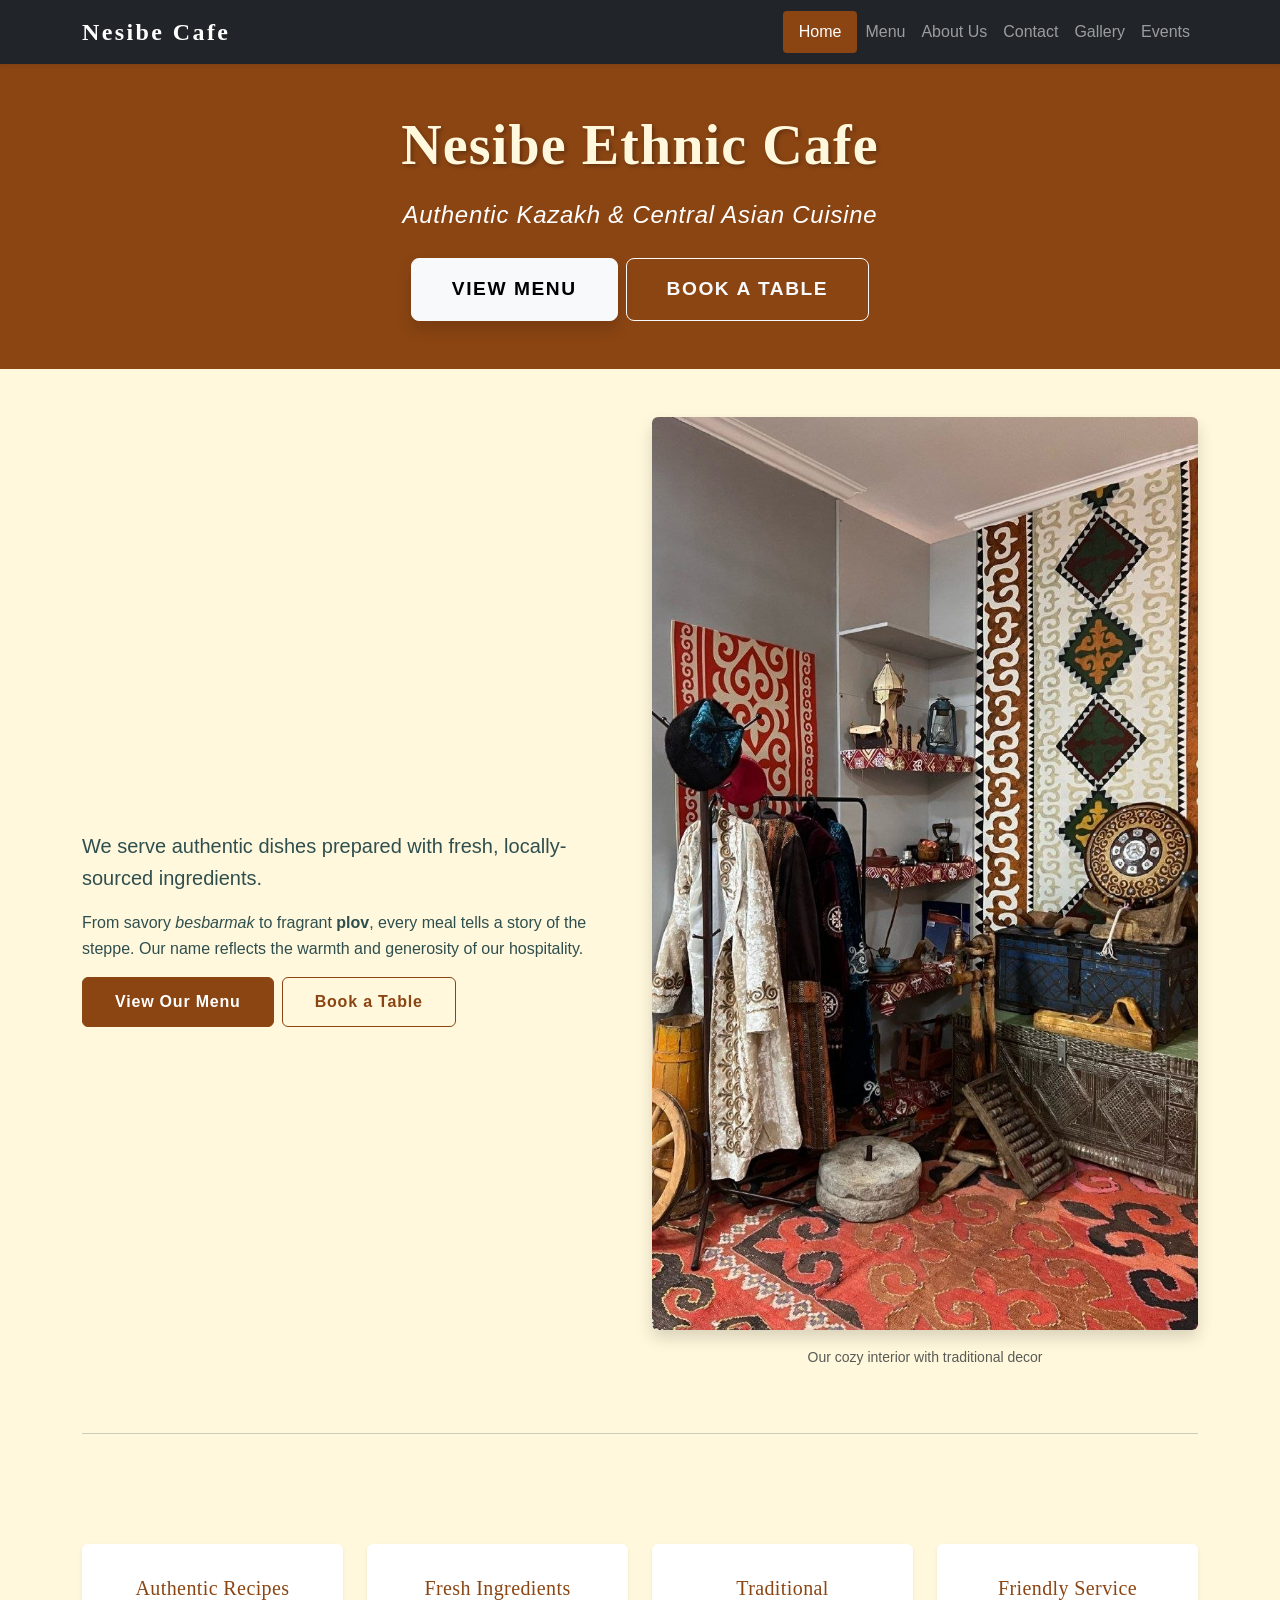
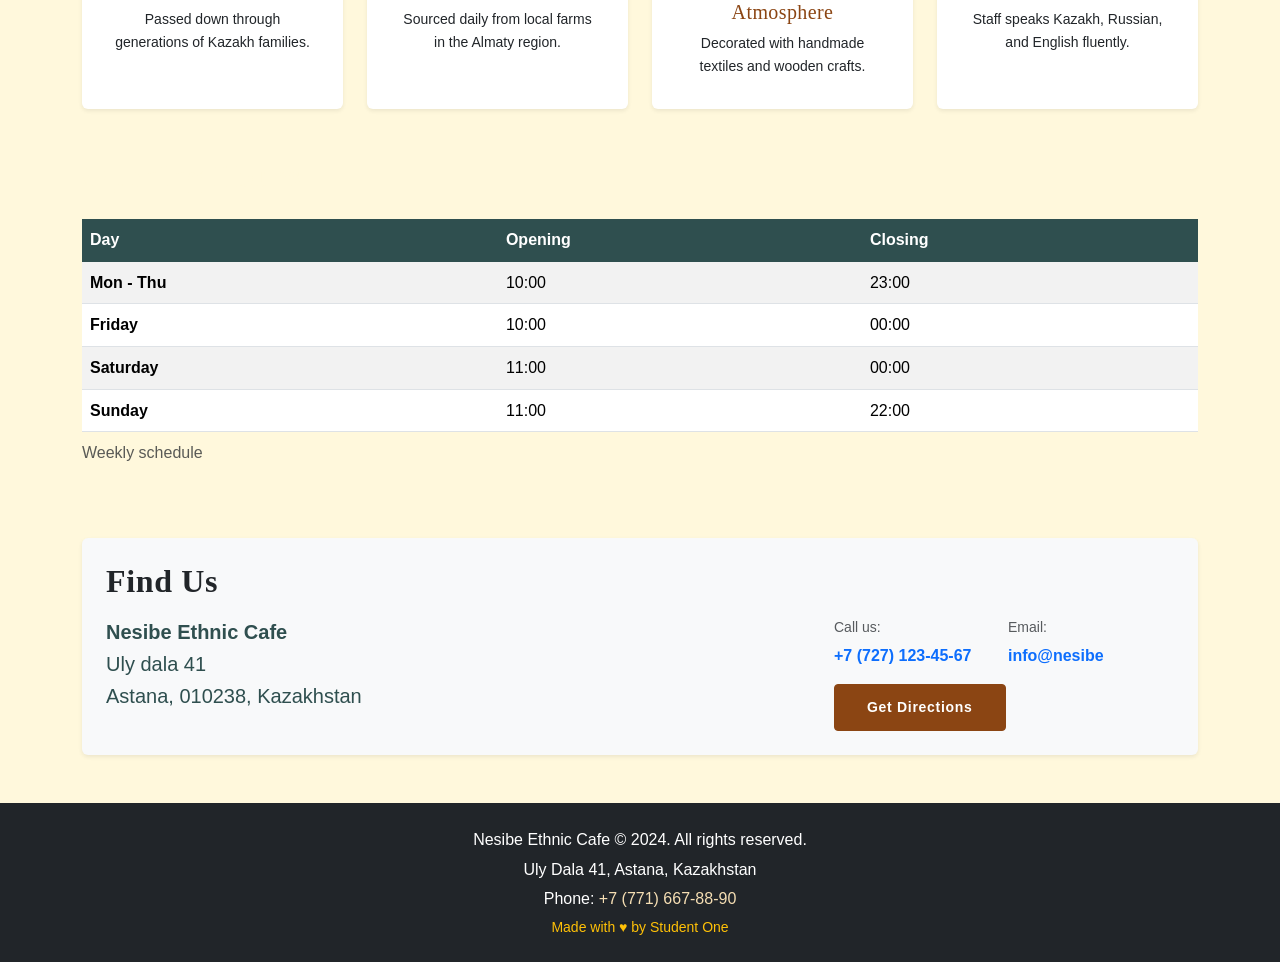
<file: index.html>
<!DOCTYPE html>
<html lang="en">
<head>
  <meta charset="UTF-8">
  <meta name="viewport" content="width=device-width, initial-scale=1.0">
  <meta name="description" content="Nesibe Ethnic Cafe - authentic Kazakh and Central Asian cuisine in Almaty.">
  <meta name="author" content="Student One">
  <title>Nesibe Ethnic Cafe - Home</title>
  <!-- Bootstrap 5.3.3 CSS via CDN -->
  <link href="https://cdn.jsdelivr.net/npm/bootstrap@5.3.3/dist/css/bootstrap.min.css" rel="stylesheet">
  <!-- Custom CSS loaded AFTER Bootstrap to override brand colors -->
  <link rel="stylesheet" href="css/base.css">
</head>
<body>

<!-- NAVBAR: Logo + links. On lg+ screens menu is always visible.
     On smaller screens menu is hidden (collapse class) — JS will be added later to make toggler work. -->
<nav class="navbar navbar-expand-lg navbar-dark bg-dark sticky-top shadow-sm">
  <div class="container">
    <a class="navbar-brand" href="index.html">Nesibe Cafe</a>
    <button class="navbar-toggler" type="button" data-bs-toggle="collapse" data-bs-target="#mainNav" aria-controls="mainNav" aria-expanded="false" aria-label="Toggle navigation">
      <span class="navbar-toggler-icon"></span>
    </button>
    <div class="collapse navbar-collapse" id="mainNav">
      <ul class="navbar-nav ms-auto mb-2 mb-lg-0">
        <li class="nav-item"><a class="nav-link active" href="index.html">Home</a></li>
        <li class="nav-item"><a class="nav-link" href="menu.html">Menu</a></li>
        <li class="nav-item"><a class="nav-link" href="about.html">About Us</a></li>
        <li class="nav-item"><a class="nav-link" href="contact.html">Contact</a></li>
        <li class="nav-item"><a class="nav-link" href="gallery.html">Gallery</a></li>
        <li class="nav-item"><a class="nav-link" href="events.html">Events</a></li>
      </ul>
    </div>
  </div>
</nav>

<!-- COMMENT: Using container-fluid here because the header background must span
     the full width of the screen (100%) on all devices. A regular .container
     would leave white margins on the sides. The nested .container inside keeps
     the text centered and readable. -->
<header class="container-fluid bg-primary text-white py-5 text-center">
  <div class="container">
    <h1 class="display-4 fw-bold">Nesibe Ethnic Cafe</h1>
    <p class="lead mb-0">Authentic Kazakh &amp; Central Asian Cuisine</p>
    <div class="d-flex gap-2 justify-content-center flex-wrap mt-4">
      <a href="menu.html" class="btn btn-light btn-lg shadow">View Menu</a>
      <a href="contact.html#booking-form" class="btn btn-outline-light btn-lg">Book a Table</a>
    </div>
  </div>
</header>

<main class="container my-5">

  <!-- WELCOME SECTION -->
  <section class="row align-items-center mb-5" id="welcome-section">
    <div class="col-12 col-lg-6 mb-4 mb-lg-0">
      <h2 class="display-6">Welcome to Nesibe</h2>
      <p class="lead">We serve authentic dishes prepared with fresh, locally-sourced ingredients.</p>
      <p>From savory <em>besbarmak</em> to fragrant <strong>plov</strong>, every meal tells a story of the steppe. Our name reflects the warmth and generosity of our hospitality.</p>
      <div class="d-flex gap-2 flex-wrap">
        <a href="menu.html" class="btn btn-primary">View Our Menu</a>
        <a href="contact.html#booking-form" class="btn btn-outline-primary">Book a Table</a>
      </div>
    </div>
    <div class="col-12 col-lg-6 d-none d-md-block">
      <figure class="figure w-100">
        <img src="images/cafe-interior.jpg" class="figure-img img-fluid rounded shadow" alt="Interior of Nesibe Ethnic Cafe with traditional Kazakh decor">
        <figcaption class="figure-caption text-muted text-center mt-2">Our cozy interior with traditional decor</figcaption>
      </figure>
    </div>
  </section>

  <hr class="my-5">

  <!-- HIGHLIGHTS: 3 breakpoints -->
  <section class="mb-5" id="highlights-section">
    <h2 class="text-center mb-4">Why Choose Nesibe?</h2>
    <div class="row g-4">
      <div class="col-12 col-md-6 col-lg-3">
        <div class="card h-100 shadow-sm border-0 text-center p-3">
          <div class="card-body">
            <h3 class="h5 card-title text-primary">Authentic Recipes</h3>
            <p class="card-text small">Passed down through generations of Kazakh families.</p>
          </div>
        </div>
      </div>
      <div class="col-12 col-md-6 col-lg-3">
        <div class="card h-100 shadow-sm border-0 text-center p-3">
          <div class="card-body">
            <h3 class="h5 card-title text-primary">Fresh Ingredients</h3>
            <p class="card-text small">Sourced daily from local farms in the Almaty region.</p>
          </div>
        </div>
      </div>
      <div class="col-12 col-md-6 col-lg-3">
        <div class="card h-100 shadow-sm border-0 text-center p-3">
          <div class="card-body">
            <h3 class="h5 card-title text-primary">Traditional Atmosphere</h3>
            <p class="card-text small">Decorated with handmade textiles and wooden crafts.</p>
          </div>
        </div>
      </div>
      <div class="col-12 col-md-6 col-lg-3">
        <div class="card h-100 shadow-sm border-0 text-center p-3">
          <div class="card-body">
            <h3 class="h5 card-title text-primary">Friendly Service</h3>
            <p class="card-text small">Staff speaks Kazakh, Russian, and English fluently.</p>
          </div>
        </div>
      </div>
    </div>
  </section>

  <!-- OPENING HOURS -->
  <section class="mb-5" id="hours-section">
    <h2 class="mb-4">Opening Hours</h2>
    <div class="table-responsive">
      <table class="table table-striped table-hover align-middle">
        <caption class="text-muted">Weekly schedule</caption>
        <thead>
        <tr>
          <th scope="col">Day</th>
          <th scope="col">Opening</th>
          <th scope="col">Closing</th>
        </tr>
        </thead>
        <tbody>
        <tr><th scope="row">Mon - Thu</th><td>10:00</td><td>23:00</td></tr>
        <tr><th scope="row">Friday</th><td>10:00</td><td>00:00</td></tr>
        <tr><th scope="row">Saturday</th><td>11:00</td><td>00:00</td></tr>
        <tr><th scope="row">Sunday</th><td>11:00</td><td>22:00</td></tr>
        </tbody>
      </table>
    </div>
  </section>

  <!-- LOCATION: NESTED ROW inside a column -->
  <section class="bg-light p-4 rounded shadow-sm" id="location-section">
    <h2 class="mb-3 text-dark">Find Us</h2>
    <div class="row">
      <div class="col-12 col-md-8">
        <address class="mb-0 fs-5">
          <strong>Nesibe Ethnic Cafe</strong><br>
          Uly dala 41<br>
          Astana, 010238, Kazakhstan
        </address>
      </div>
      <!-- Nested row inside column -->
      <div class="col-12 col-md-4 mt-3 mt-md-0">
        <div class="row g-2">
          <div class="col-6">
            <p class="mb-1 small text-muted">Call us:</p>
            <a href="tel:+77271234567" class="fw-bold text-decoration-none">+7 (727) 123-45-67</a>
          </div>
          <div class="col-6">
            <p class="mb-1 small text-muted">Email:</p>
            <a href="mailto:info@nesibe-cafe.kz" class="fw-bold text-decoration-none">info@nesibe</a>
          </div>
        </div>
        <a href="contact.html" class="btn btn-primary btn-sm mt-3">Get Directions</a>
      </div>
    </div>
  </section>

  <!-- Empty containers for future JS functionality -->
  <div id="booking-confirmation" class="hidden" role="status" aria-live="polite"></div>
  <div id="error-message" class="hidden" role="alert" aria-live="assertive"></div>

</main>

<!-- FOOTER: container-fluid for full-width dark background -->
<footer class="container-fluid py-4 mt-5 bg-dark text-white">
  <div class="container text-center">
    <p class="mb-1">Nesibe Ethnic Cafe &copy; 2024. All rights reserved.</p>
    <p class="mb-1">Uly Dala 41, Astana, Kazakhstan</p>
    <p class="mb-1">Phone: <a href="tel:+77716678890">+7 (771) 667-88-90</a></p>
    <p class="small text-warning mb-0">Made with &hearts; by Student One</p>
  </div>
</footer>

<!-- NO JavaScript bundle: JS is not allowed until after midterm freeze.
     Navbar toggler and interactive components will be activated via JS in later assignments. -->

</body>
</html>
</file>
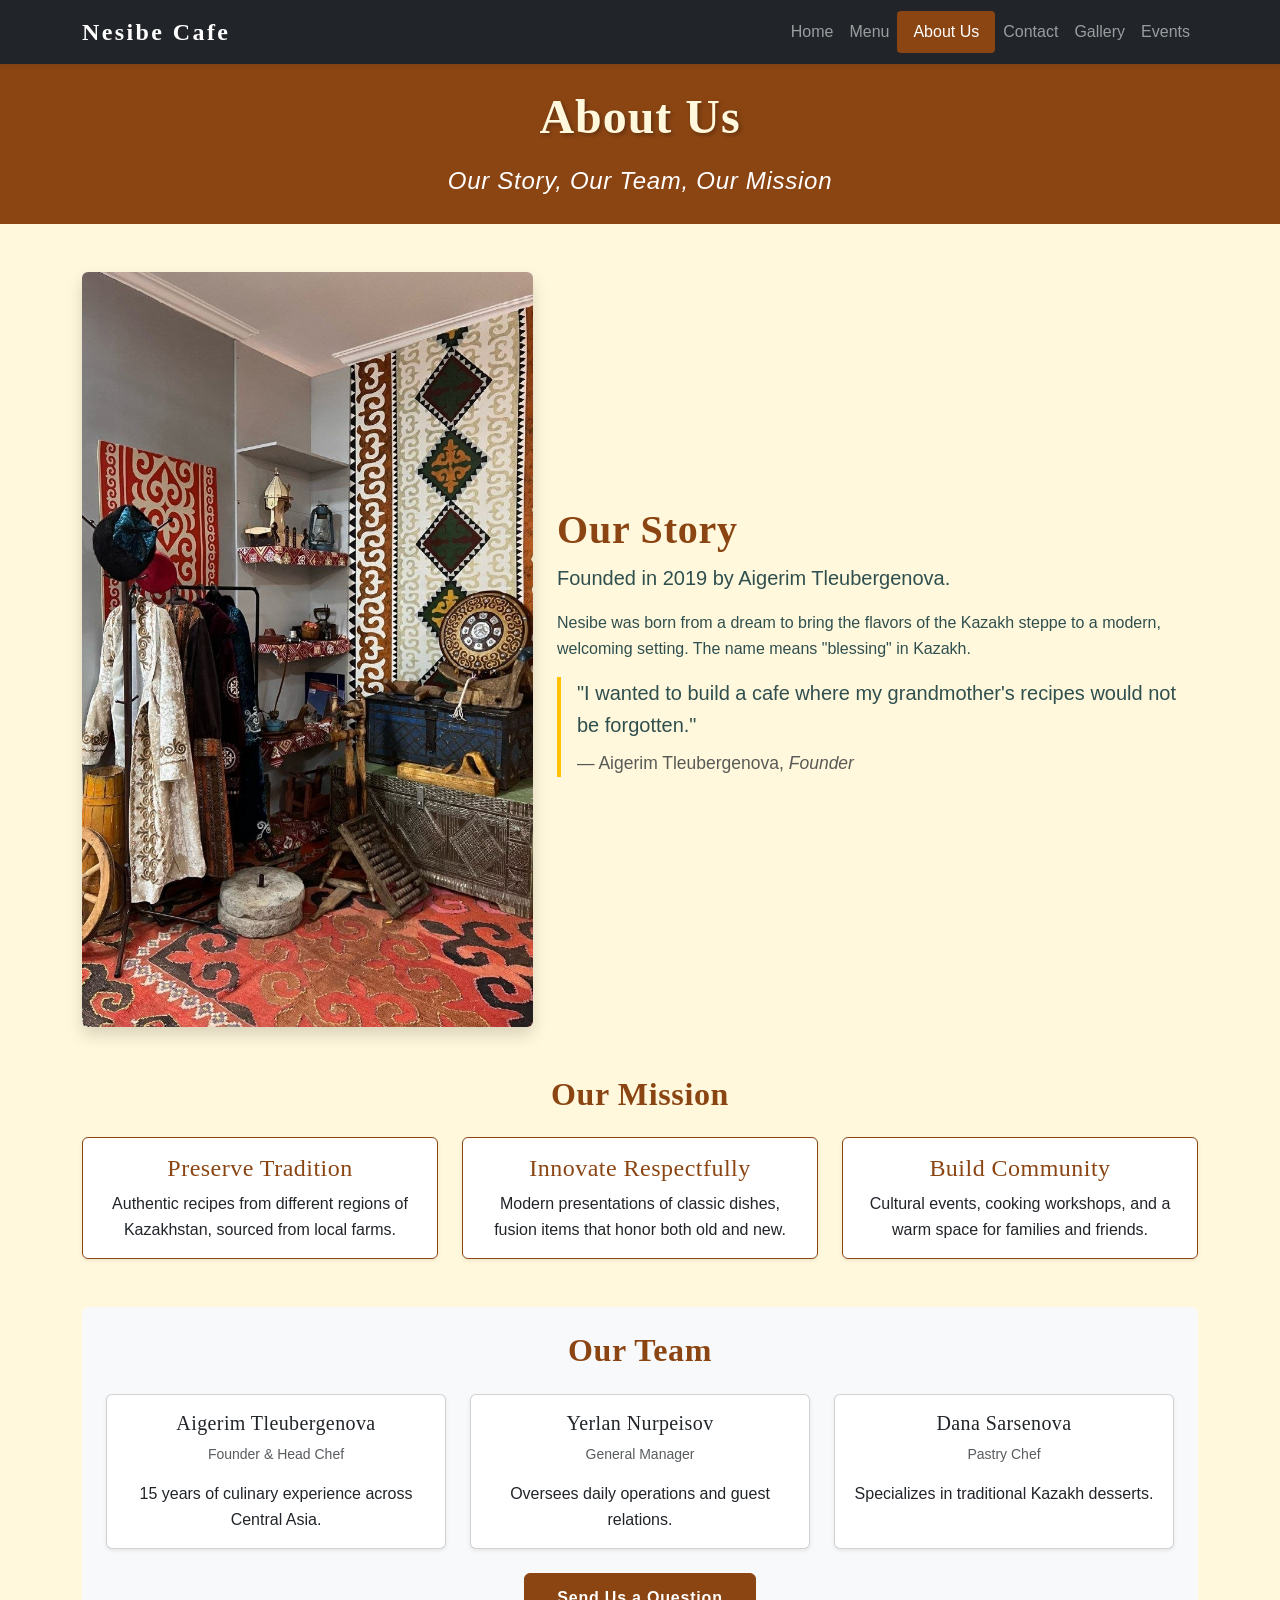
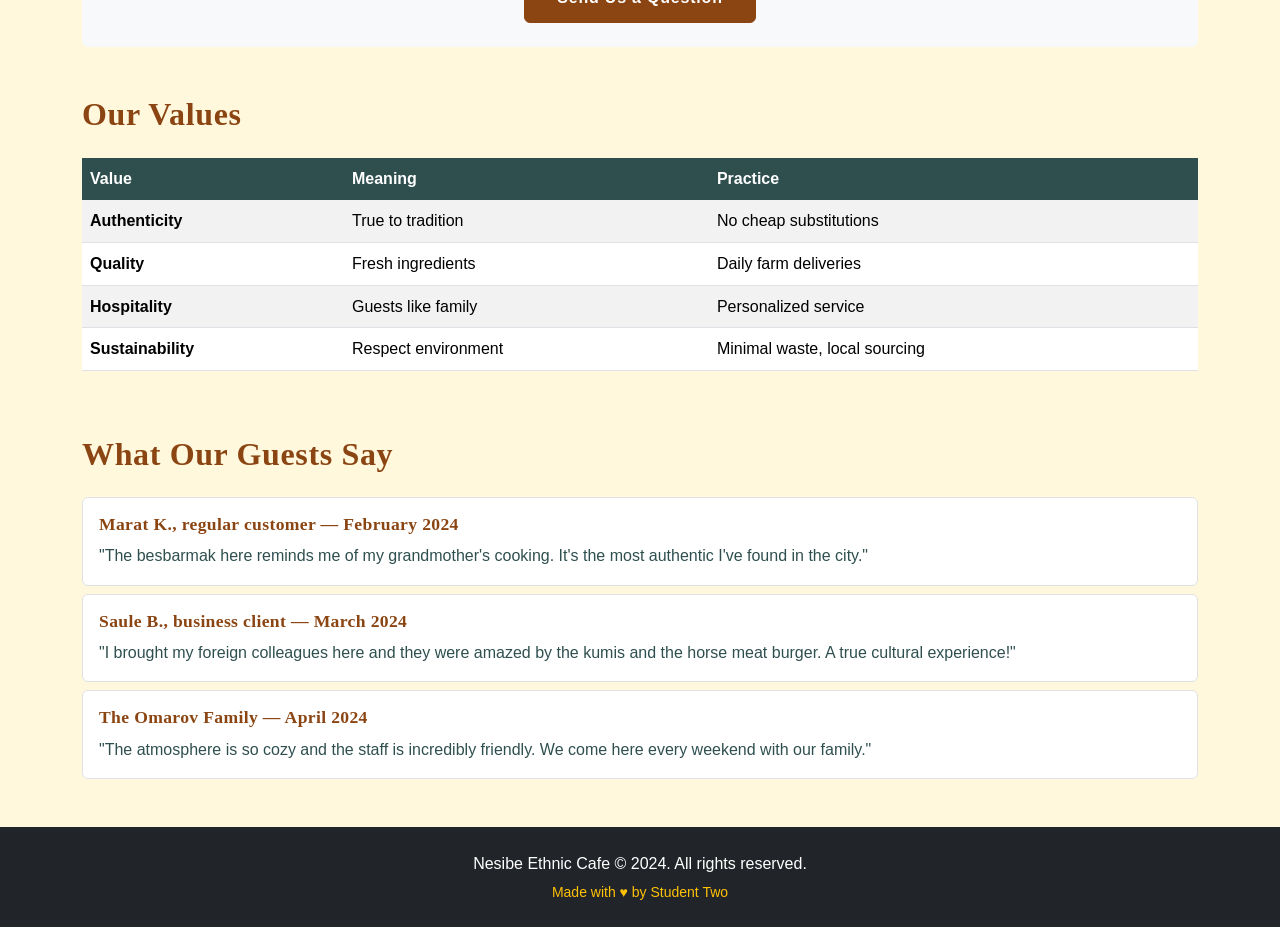
<file: about.html>
<!DOCTYPE html>
<html lang="en">
<head>
  <meta charset="UTF-8">
  <meta name="viewport" content="width=device-width, initial-scale=1.0">
  <meta name="description" content="Learn about Nesibe Ethnic Cafe - our story, team, and mission to preserve Kazakh culinary traditions.">
  <meta name="author" content="Student Two">
  <title>Nesibe Ethnic Cafe - About Us</title>
  <link href="https://cdn.jsdelivr.net/npm/bootstrap@5.3.3/dist/css/bootstrap.min.css" rel="stylesheet">
  <link rel="stylesheet" href="css/base.css">
</head>
<body>

<nav class="navbar navbar-expand-lg navbar-dark bg-dark sticky-top shadow-sm">
  <div class="container">
    <a class="navbar-brand" href="index.html">Nesibe Cafe</a>
    <button class="navbar-toggler" type="button" data-bs-toggle="collapse" data-bs-target="#mainNav" aria-controls="mainNav" aria-expanded="false" aria-label="Toggle navigation">
      <span class="navbar-toggler-icon"></span>
    </button>
    <div class="collapse navbar-collapse" id="mainNav">
      <ul class="navbar-nav ms-auto mb-2 mb-lg-0">
        <li class="nav-item"><a class="nav-link" href="index.html">Home</a></li>
        <li class="nav-item"><a class="nav-link" href="menu.html">Menu</a></li>
        <li class="nav-item"><a class="nav-link active" href="about.html">About Us</a></li>
        <li class="nav-item"><a class="nav-link" href="contact.html">Contact</a></li>
        <li class="nav-item"><a class="nav-link" href="gallery.html">Gallery</a></li>
        <li class="nav-item"><a class="nav-link" href="events.html">Events</a></li>
      </ul>
    </div>
  </div>
</nav>

<!-- COMMENT: Using container-fluid here because the header background must span
     the full width of the screen (100%) on all devices. A regular .container
     would leave white margins on the sides. The nested .container inside keeps
     the text centered and readable. -->
<header class="container-fluid bg-primary text-white py-4 text-center">
  <div class="container">
    <h1 class="display-5 fw-bold">About Us</h1>
    <p class="lead mb-0">Our Story, Our Team, Our Mission</p>
  </div>
</header>

<main class="container my-5">

  <!-- STORY SECTION -->
  <section class="row mb-5 align-items-center" id="story-section">
    <div class="col-12 col-md-5 mb-4 mb-md-0">
      <img src="images/cafe-interior.jpg" class="img-fluid rounded shadow" alt="Interior of Nesibe Ethnic Cafe with traditional Kazakh decor">
    </div>
    <div class="col-12 col-md-7">
      <h2 class="display-6 text-primary">Our Story</h2>
      <p class="lead">Founded in 2019 by Aigerim Tleubergenova.</p>
      <p>Nesibe was born from a dream to bring the flavors of the Kazakh steppe to a modern, welcoming setting. The name means "blessing" in Kazakh.</p>
      <blockquote class="blockquote border-start border-4 border-warning ps-3">
        <p class="mb-0">"I wanted to build a cafe where my grandmother's recipes would not be forgotten."</p>
        <footer class="blockquote-footer mt-2 text-muted">Aigerim Tleubergenova, <cite title="Founder">Founder</cite></footer>
      </blockquote>
    </div>
  </section>

  <!-- MISSION: 3-column grid -->
  <section class="mb-5" id="mission-section">
    <h2 class="text-center mb-4 text-primary">Our Mission</h2>
    <div class="row g-4">
      <div class="col-12 col-md-4">
        <div class="card h-100 shadow-sm border-primary">
          <div class="card-body text-center">
            <h3 class="h4 text-primary">Preserve Tradition</h3>
            <p class="card-text">Authentic recipes from different regions of Kazakhstan, sourced from local farms.</p>
          </div>
        </div>
      </div>
      <div class="col-12 col-md-4">
        <div class="card h-100 shadow-sm border-primary">
          <div class="card-body text-center">
            <h3 class="h4 text-primary">Innovate Respectfully</h3>
            <p class="card-text">Modern presentations of classic dishes, fusion items that honor both old and new.</p>
          </div>
        </div>
      </div>
      <div class="col-12 col-md-4">
        <div class="card h-100 shadow-sm border-primary">
          <div class="card-body text-center">
            <h3 class="h4 text-primary">Build Community</h3>
            <p class="card-text">Cultural events, cooking workshops, and a warm space for families and friends.</p>
          </div>
        </div>
      </div>
    </div>
  </section>

  <!-- TEAM: NESTING DEMONSTRATION (Row inside a Column) -->
  <section class="mb-5 bg-light p-4 rounded" id="team-section">
    <div class="row">
      <div class="col-12">
        <h2 class="mb-4 text-center text-primary">Our Team</h2>
        <!-- This row is nested inside the col-12 above, fulfilling the nesting requirement -->
        <div class="row g-4">
          <div class="col-12 col-md-6 col-lg-4">
            <div class="card text-center shadow-sm h-100" id="team-aigerim">
              <div class="card-body">
                <h3 class="h5 card-title">Aigerim Tleubergenova</h3>
                <p class="text-muted small">Founder &amp; Head Chef</p>
                <p class="card-text">15 years of culinary experience across Central Asia.</p>
              </div>
            </div>
          </div>
          <div class="col-12 col-md-6 col-lg-4">
            <div class="card text-center shadow-sm h-100" id="team-yerlan">
              <div class="card-body">
                <h3 class="h5 card-title">Yerlan Nurpeisov</h3>
                <p class="text-muted small">General Manager</p>
                <p class="card-text">Oversees daily operations and guest relations.</p>
              </div>
            </div>
          </div>
          <div class="col-12 col-md-6 col-lg-4">
            <div class="card text-center shadow-sm h-100" id="team-dana">
              <div class="card-body">
                <h3 class="h5 card-title">Dana Sarsenova</h3>
                <p class="text-muted small">Pastry Chef</p>
                <p class="card-text">Specializes in traditional Kazakh desserts.</p>
              </div>
            </div>
          </div>
        </div>
      </div>
    </div>
    <div class="text-center mt-4">
      <a href="contact.html#feedback-form" class="btn btn-primary">Send Us a Question</a>
    </div>
  </section>

  <!-- VALUES TABLE -->
  <section class="mb-5" id="values-section">
    <h2 class="mb-4 text-primary">Our Values</h2>
    <div class="table-responsive">
      <table class="table table-hover table-striped">
        <thead class="table-dark">
        <tr><th scope="col">Value</th><th scope="col">Meaning</th><th scope="col">Practice</th></tr>
        </thead>
        <tbody>
        <tr><th scope="row">Authenticity</th><td>True to tradition</td><td>No cheap substitutions</td></tr>
        <tr><th scope="row">Quality</th><td>Fresh ingredients</td><td>Daily farm deliveries</td></tr>
        <tr><th scope="row">Hospitality</th><td>Guests like family</td><td>Personalized service</td></tr>
        <tr><th scope="row">Sustainability</th><td>Respect environment</td><td>Minimal waste, local sourcing</td></tr>
        </tbody>
      </table>
    </div>
  </section>

  <!-- TESTIMONIALS: Static blocks (accordion replaced for no-JS requirement)
       All testimonials are visible at once. JS will later convert these into an interactive accordion. -->
  <section class="mb-5" id="testimonials-section">
    <h2 class="mb-4 text-primary">What Our Guests Say</h2>

    <div class="static-faq-item" id="testimonial-1">
      <h3>Marat K., regular customer — February 2024</h3>
      <p>"The besbarmak here reminds me of my grandmother's cooking. It's the most authentic I've found in the city."</p>
    </div>

    <div class="static-faq-item" id="testimonial-2">
      <h3>Saule B., business client — March 2024</h3>
      <p>"I brought my foreign colleagues here and they were amazed by the kumis and the horse meat burger. A true cultural experience!"</p>
    </div>

    <div class="static-faq-item" id="testimonial-3">
      <h3>The Omarov Family — April 2024</h3>
      <p>"The atmosphere is so cozy and the staff is incredibly friendly. We come here every weekend with our family."</p>
    </div>
  </section>

  <!-- Empty containers for future JS -->
  <div id="feedback-result" class="hidden" role="alert" aria-live="polite"></div>

</main>

<footer class="container-fluid py-4 mt-5 bg-dark text-white">
  <div class="container text-center">
    <p class="mb-1">Nesibe Ethnic Cafe &copy; 2024. All rights reserved.</p>
    <p class="small text-warning mb-0">Made with &hearts; by Student Two</p>
  </div>
</footer>

<!-- NO JavaScript bundle: JS is not allowed until after midterm freeze. -->

</body>
</html>
</file>
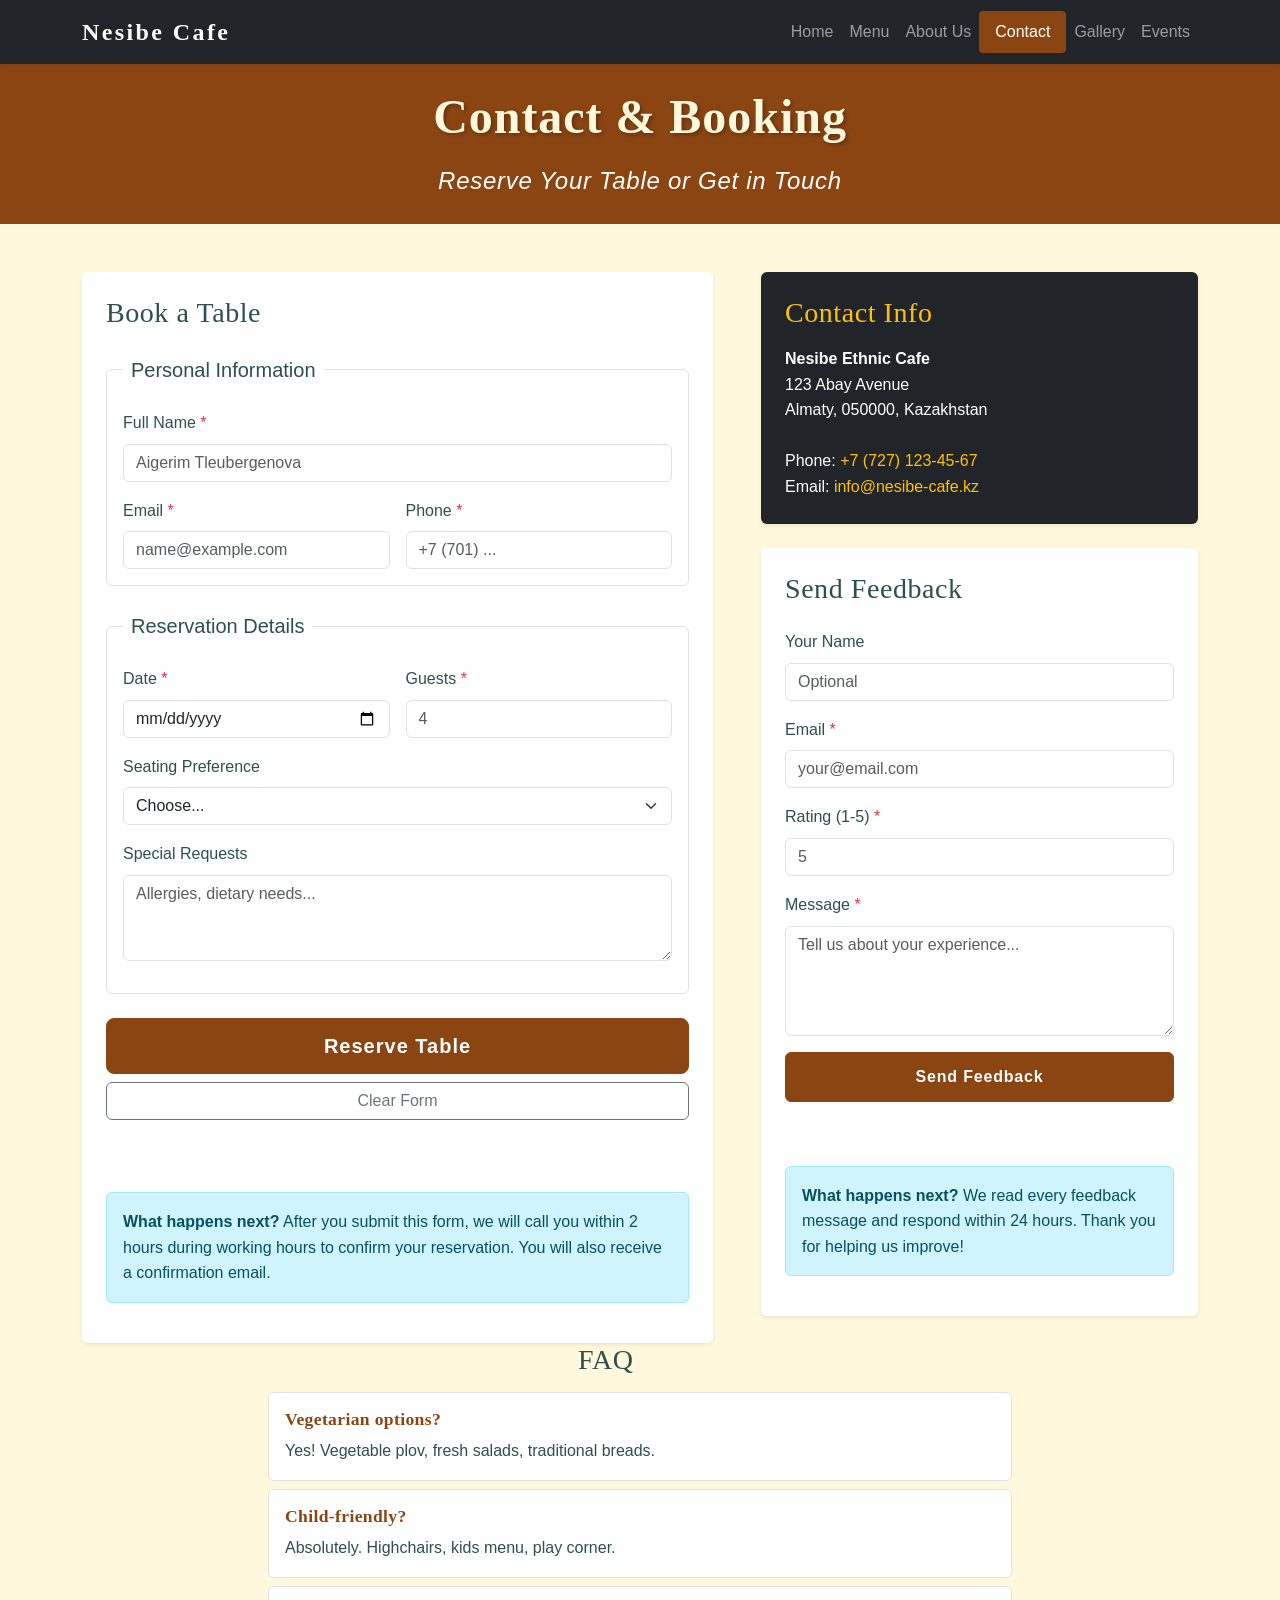
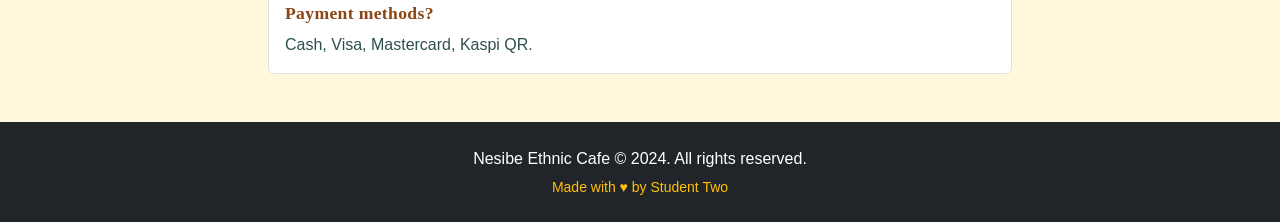
<file: contact.html>
<!DOCTYPE html>
<html lang="en">
<head>
    <meta charset="UTF-8">
    <meta name="viewport" content="width=device-width, initial-scale=1.0">
    <meta name="description" content="Contact Nesibe Ethnic Cafe - book a table, send feedback, or find our location.">
    <meta name="author" content="Student Two">
    <title>Nesibe Ethnic Cafe - Contact & Booking</title>
    <link href="https://cdn.jsdelivr.net/npm/bootstrap@5.3.3/dist/css/bootstrap.min.css" rel="stylesheet">
    <link rel="stylesheet" href="css/base.css">
</head>
<body>

<nav class="navbar navbar-expand-lg navbar-dark bg-dark sticky-top shadow-sm">
    <div class="container">
        <a class="navbar-brand" href="index.html">Nesibe Cafe</a>
        <button class="navbar-toggler" type="button" data-bs-toggle="collapse" data-bs-target="#mainNav" aria-controls="mainNav" aria-expanded="false" aria-label="Toggle navigation">
            <span class="navbar-toggler-icon"></span>
        </button>
        <div class="collapse navbar-collapse" id="mainNav">
            <ul class="navbar-nav ms-auto mb-2 mb-lg-0">
                <li class="nav-item"><a class="nav-link" href="index.html">Home</a></li>
                <li class="nav-item"><a class="nav-link" href="menu.html">Menu</a></li>
                <li class="nav-item"><a class="nav-link" href="about.html">About Us</a></li>
                <li class="nav-item"><a class="nav-link active" href="contact.html">Contact</a></li>
                <li class="nav-item"><a class="nav-link" href="gallery.html">Gallery</a></li>
                <li class="nav-item"><a class="nav-link" href="events.html">Events</a></li>
            </ul>
        </div>
    </div>
</nav>

<header class="container-fluid bg-primary text-white py-4 text-center">
    <div class="container">
        <h1 class="display-5 fw-bold">Contact &amp; Booking</h1>
        <p class="lead mb-0">Reserve Your Table or Get in Touch</p>
    </div>
</header>

<main class="container my-5">

    <div class="row g-5">

        <!-- BOOKING FORM -->
        <div class="col-12 col-lg-7">
            <section class="bg-white p-4 rounded shadow-sm" id="booking-form-section">
                <h2 class="h3 mb-4">Book a Table</h2>
                <!-- This form does not send data to any server yet. Action is placeholder.
                     JavaScript will handle submission in future assignments. -->
                <form method="POST" action="#" id="booking-form" novalidate>
                    <fieldset class="border p-3 rounded mb-4">
                        <legend class="float-none w-auto px-2 fs-5">Personal Information</legend>
                        <div class="mb-3">
                            <label for="guest-name" class="form-label">Full Name <span class="text-danger">*</span></label>
                            <input type="text" class="form-control" id="guest-name" name="name" required placeholder="Aigerim Tleubergenova">
                        </div>
                        <div class="row g-3">
                            <div class="col-12 col-md-6">
                                <label for="guest-email" class="form-label">Email <span class="text-danger">*</span></label>
                                <input type="email" class="form-control" id="guest-email" name="email" required placeholder="name@example.com">
                            </div>
                            <div class="col-12 col-md-6">
                                <label for="guest-phone" class="form-label">Phone <span class="text-danger">*</span></label>
                                <input type="tel" class="form-control" id="guest-phone" name="phone" required placeholder="+7 (701) ...">
                            </div>
                        </div>
                    </fieldset>

                    <fieldset class="border p-3 rounded mb-4">
                        <legend class="float-none w-auto px-2 fs-5">Reservation Details</legend>
                        <div class="row g-3">
                            <div class="col-12 col-md-6">
                                <label for="booking-date" class="form-label">Date <span class="text-danger">*</span></label>
                                <input type="date" class="form-control" id="booking-date" name="date" required>
                            </div>
                            <div class="col-12 col-md-6">
                                <label for="guest-count" class="form-label">Guests <span class="text-danger">*</span></label>
                                <input type="number" class="form-control" id="guest-count" name="guests" min="1" max="20" required placeholder="4">
                            </div>
                        </div>
                        <div class="mb-3 mt-3">
                            <label for="seating" class="form-label">Seating Preference</label>
                            <select class="form-select" id="seating" name="seating">
                                <option selected>Choose...</option>
                                <option value="indoor">Indoor</option>
                                <option value="outdoor">Outdoor Terrace</option>
                                <option value="vip">VIP Room</option>
                                <option value="bar">Bar Area</option>
                            </select>
                        </div>
                        <div class="mb-3">
                            <label for="special-requests" class="form-label">Special Requests</label>
                            <textarea class="form-control" id="special-requests" name="requests" rows="3" placeholder="Allergies, dietary needs..."></textarea>
                        </div>
                    </fieldset>

                    <div class="d-grid gap-2">
                        <button type="submit" class="btn btn-primary btn-lg" id="booking-submit">Reserve Table</button>
                        <button type="reset" class="btn btn-outline-secondary" id="booking-reset">Clear Form</button>
                    </div>

                    <!-- Empty container where JS will show confirmation or error after submit -->
                    <div id="form-result" role="alert" aria-live="polite"></div>

                    <!-- Explanation of what happens after submit (required by midterm) -->
                    <div class="alert alert-info mt-4" role="alert">
                        <strong>What happens next?</strong> After you submit this form, we will call you within 2 hours
                        during working hours to confirm your reservation. You will also receive a confirmation email.
                    </div>
                </form>
            </section>
        </div>

        <!-- CONTACT INFO + FAQ -->
        <div class="col-12 col-lg-5">
            <section class="bg-dark text-white p-4 rounded shadow-sm mb-4" id="contact-info-section">
                <h2 class="h3 text-warning mb-3">Contact Info</h2>
                <address class="mb-0">
                    <strong>Nesibe Ethnic Cafe</strong><br>
                    123 Abay Avenue<br>
                    Almaty, 050000, Kazakhstan<br><br>
                    Phone: <a href="tel:+77271234567" class="text-warning text-decoration-none">+7 (727) 123-45-67</a><br>
                    Email: <a href="mailto:info@nesibe-cafe.kz" class="text-warning text-decoration-none">info@nesibe-cafe.kz</a>
                </address>
            </section>

            <!-- FEEDBACK FORM -->
            <section class="bg-white p-4 rounded shadow-sm mb-4" id="feedback-form-section">
                <h2 class="h3 mb-4">Send Feedback</h2>
                <!-- This form does not send data to any server yet. Action is placeholder. -->
                <form method="POST" action="#" id="feedback-form" novalidate>
                    <div class="mb-3">
                        <label for="feedback-name" class="form-label">Your Name</label>
                        <input type="text" class="form-control" id="feedback-name" name="name" placeholder="Optional">
                    </div>
                    <div class="mb-3">
                        <label for="feedback-email" class="form-label">Email <span class="text-danger">*</span></label>
                        <input type="email" class="form-control" id="feedback-email" name="email" required placeholder="your@email.com">
                    </div>
                    <div class="mb-3">
                        <label for="feedback-rating" class="form-label">Rating (1-5) <span class="text-danger">*</span></label>
                        <input type="number" class="form-control" id="feedback-rating" name="rating" min="1" max="5" required placeholder="5">
                    </div>
                    <div class="mb-3">
                        <label for="feedback-message" class="form-label">Message <span class="text-danger">*</span></label>
                        <textarea class="form-control" id="feedback-message" name="message" rows="4" required placeholder="Tell us about your experience..."></textarea>
                    </div>
                    <div class="d-grid">
                        <button type="submit" class="btn btn-primary" id="feedback-submit">Send Feedback</button>
                    </div>

                    <!-- Empty container where JS will show confirmation -->
                    <div id="feedback-result" role="alert" aria-live="polite"></div>

                    <div class="alert alert-info mt-3" role="alert">
                        <strong>What happens next?</strong> We read every feedback message and respond within 24 hours.
                        Thank you for helping us improve!
                    </div>
                </form>
            </section>

            <!-- FAQ: Static blocks (accordion replaced for no-JS requirement)
                 All FAQ items are visible at once. JS will later convert these into an interactive accordion. -->

        </div>
    </div>
    <div class="col-12 col-md-8 offset-md-2">
    <section id="faq-section ">
        <h2 class="h3 mb-3 offset-md-5">FAQ</h2>

        <div class="static-faq-item" id="faq-1">
            <h3>Vegetarian options?</h3>
            <p>Yes! Vegetable plov, fresh salads, traditional breads.</p>
        </div>

        <div class="static-faq-item" id="faq-2">
            <h3>Child-friendly?</h3>
            <p>Absolutely. Highchairs, kids menu, play corner.</p>
        </div>

        <div class="static-faq-item" id="faq-3">
            <h3>Payment methods?</h3>
            <p>Cash, Visa, Mastercard, Kaspi QR.</p>
        </div>
    </section>
    </div>
</main>

<footer class="container-fluid py-4 mt-5 bg-dark text-white">
    <div class="container text-center">
        <p class="mb-1">Nesibe Ethnic Cafe &copy; 2024. All rights reserved.</p>
        <p class="small text-warning mb-0">Made with &hearts; by Student Two</p>
    </div>
</footer>

<!-- NO JavaScript bundle: JS is not allowed until after midterm freeze. -->

</body>
</html>
</file>
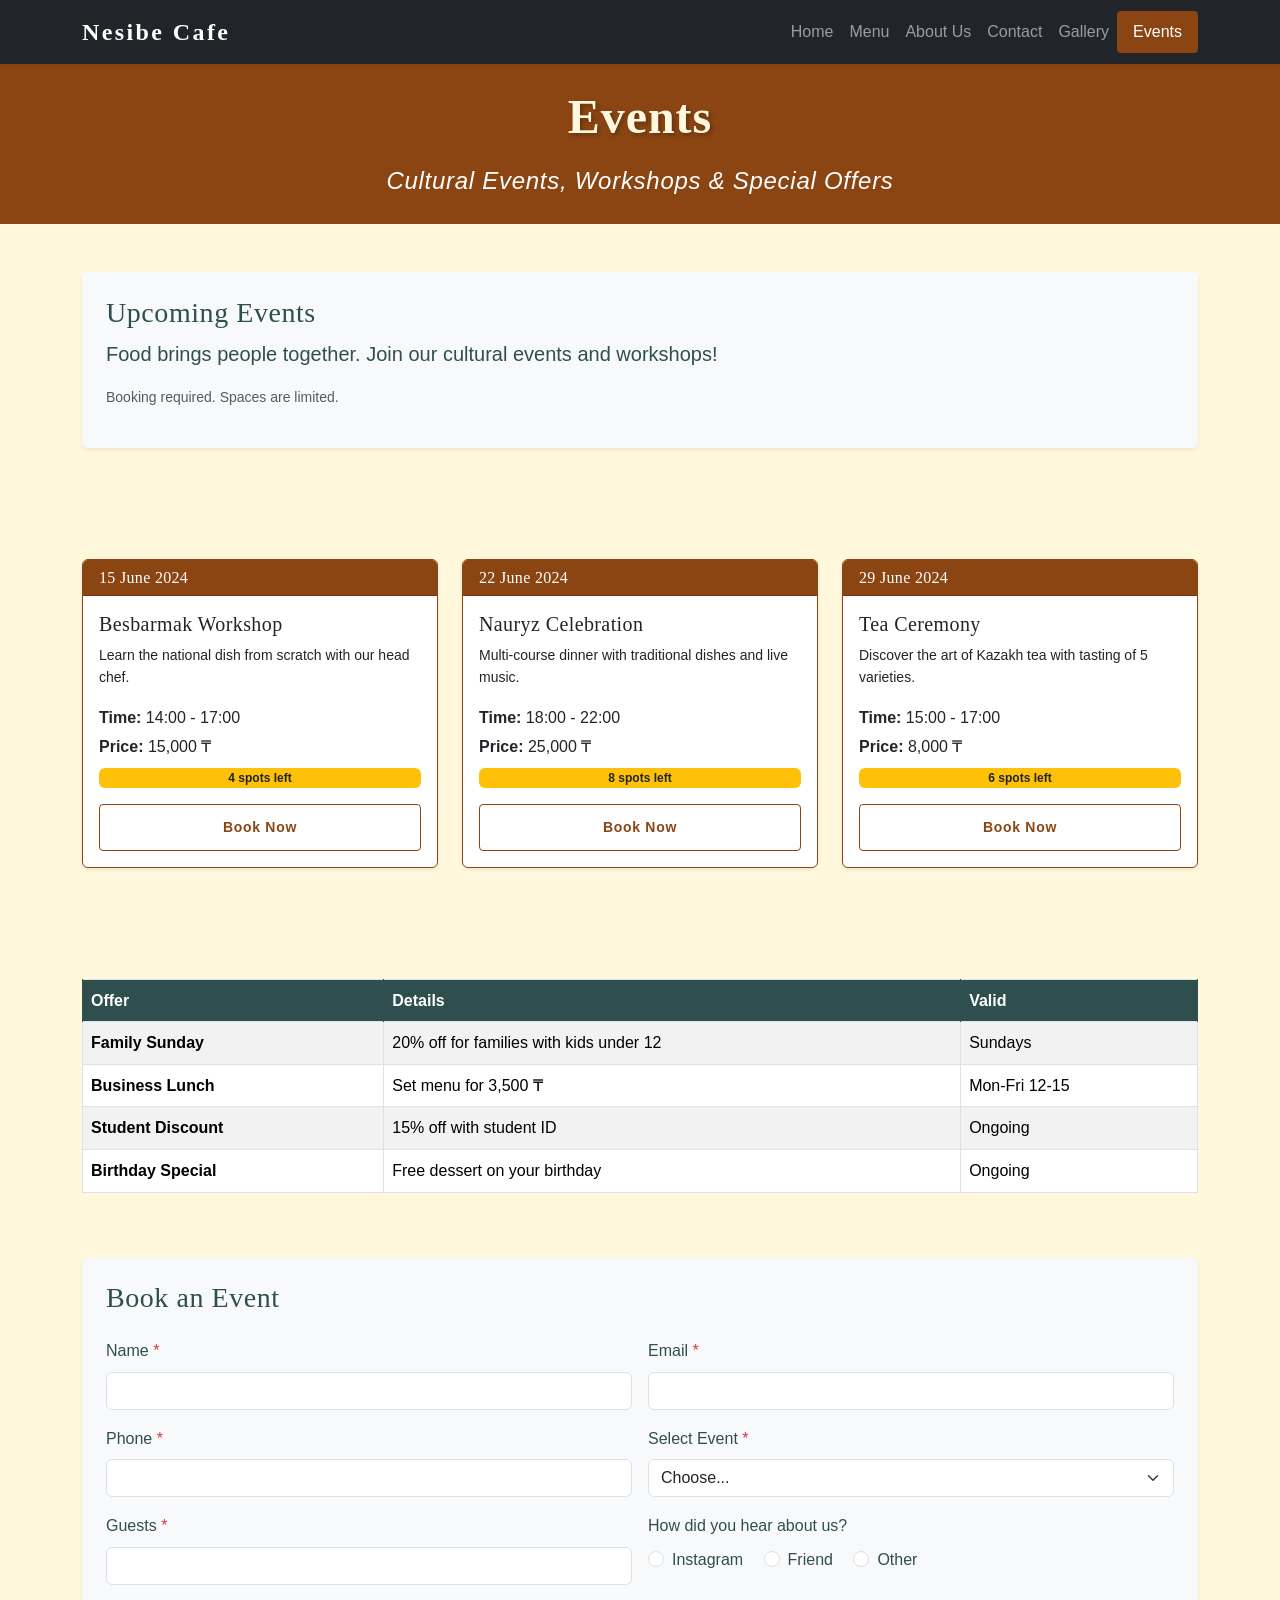
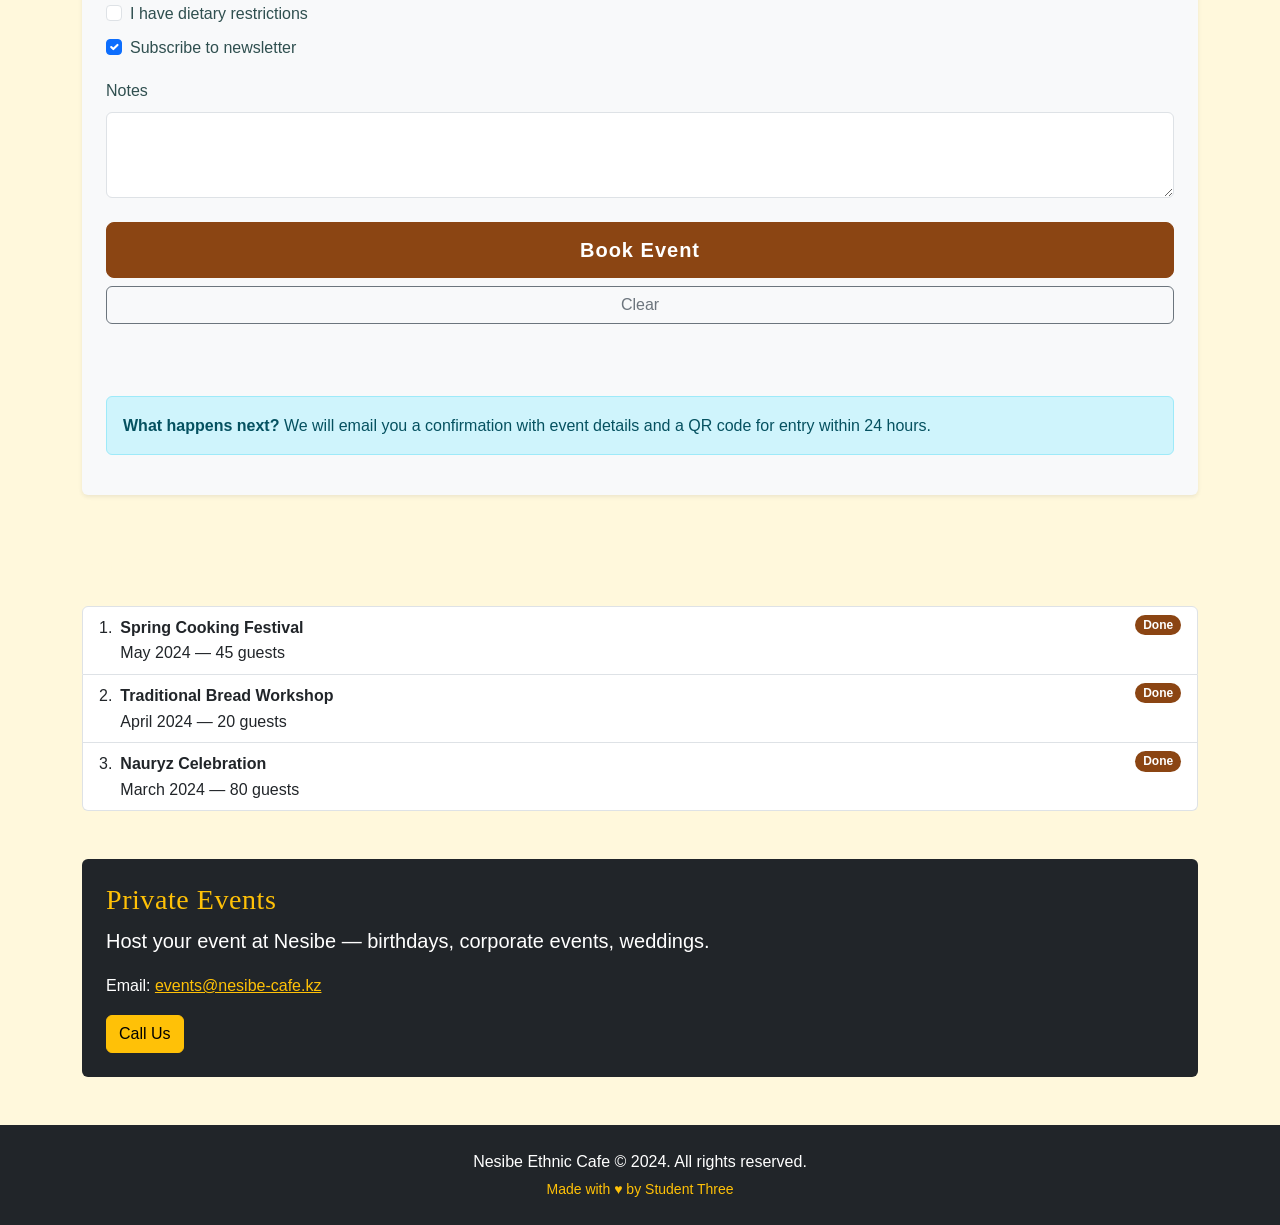
<file: events.html>
<!DOCTYPE html>
<html lang="en">
<head>
    <meta charset="UTF-8">
    <meta name="viewport" content="width=device-width, initial-scale=1.0">
    <meta name="description" content="Events at Nesibe Ethnic Cafe - cooking workshops, cultural nights, special offers.">
    <meta name="author" content="Student Three">
    <title>Nesibe Ethnic Cafe - Events</title>
    <link href="https://cdn.jsdelivr.net/npm/bootstrap@5.3.3/dist/css/bootstrap.min.css" rel="stylesheet">
    <link rel="stylesheet" href="css/base.css">
</head>
<body>

<nav class="navbar navbar-expand-lg navbar-dark bg-dark sticky-top shadow-sm">
    <div class="container">
        <a class="navbar-brand" href="index.html">Nesibe Cafe</a>
        <button class="navbar-toggler" type="button" data-bs-toggle="collapse" data-bs-target="#mainNav" aria-controls="mainNav" aria-expanded="false" aria-label="Toggle navigation">
            <span class="navbar-toggler-icon"></span>
        </button>
        <div class="collapse navbar-collapse" id="mainNav">
            <ul class="navbar-nav ms-auto mb-2 mb-lg-0">
                <li class="nav-item"><a class="nav-link" href="index.html">Home</a></li>
                <li class="nav-item"><a class="nav-link" href="menu.html">Menu</a></li>
                <li class="nav-item"><a class="nav-link" href="about.html">About Us</a></li>
                <li class="nav-item"><a class="nav-link" href="contact.html">Contact</a></li>
                <li class="nav-item"><a class="nav-link" href="gallery.html">Gallery</a></li>
                <li class="nav-item"><a class="nav-link active" href="events.html">Events</a></li>
            </ul>
        </div>
    </div>
</nav>
<header class="container-fluid bg-primary text-white py-4 text-center">
    <div class="container">
        <h1 class="display-5 fw-bold">Events</h1>
        <p class="lead mb-0">Cultural Events, Workshops &amp; Special Offers</p>
    </div>
</header>

<main class="container my-5">

    <!-- INTRO -->
    <section class="mb-5 p-4 bg-light rounded shadow-sm" id="events-intro">
        <h2 class="h3">Upcoming Events</h2>
        <p class="lead">Food brings people together. Join our cultural events and workshops!</p>
        <p class="text-muted small">Booking required. Spaces are limited.</p>
    </section>

    <!-- EVENT CALENDAR: 3 breakpoints -->
    <section class="mb-5" id="event-calendar">
        <h2 class="mb-4">Event Calendar</h2>
        <div class="row g-4">
            <div class="col-12 col-md-6 col-lg-4">
                <div class="card h-100 shadow-sm border-primary" id="event-besbarmak">
                    <div class="card-header bg-primary text-white">
                        <h3 class="h6 mb-0">15 June 2024</h3>
                    </div>
                    <div class="card-body d-flex flex-column">
                        <h4 class="h5 card-title">Besbarmak Workshop</h4>
                        <p class="card-text small flex-grow-1">Learn the national dish from scratch with our head chef.</p>
                        <p class="mb-1"><strong>Time:</strong> 14:00 - 17:00</p>
                        <p class="mb-2"><strong>Price:</strong> 15,000 &#8376;</p>
                        <span class="badge bg-warning text-dark mb-3">4 spots left</span>
                        <a href="#event-booking-form" class="btn btn-outline-primary btn-sm w-100 mt-auto">Book Now</a>
                    </div>
                </div>
            </div>
            <div class="col-12 col-md-6 col-lg-4">
                <div class="card h-100 shadow-sm border-primary" id="event-nauryz">
                    <div class="card-header bg-primary text-white">
                        <h3 class="h6 mb-0">22 June 2024</h3>
                    </div>
                    <div class="card-body d-flex flex-column">
                        <h4 class="h5 card-title">Nauryz Celebration</h4>
                        <p class="card-text small flex-grow-1">Multi-course dinner with traditional dishes and live music.</p>
                        <p class="mb-1"><strong>Time:</strong> 18:00 - 22:00</p>
                        <p class="mb-2"><strong>Price:</strong> 25,000 &#8376;</p>
                        <span class="badge bg-warning text-dark mb-3">8 spots left</span>
                        <a href="#event-booking-form" class="btn btn-outline-primary btn-sm w-100 mt-auto">Book Now</a>
                    </div>
                </div>
            </div>
            <div class="col-12 col-md-6 col-lg-4">
                <div class="card h-100 shadow-sm border-primary" id="event-tea">
                    <div class="card-header bg-primary text-white">
                        <h3 class="h6 mb-0">29 June 2024</h3>
                    </div>
                    <div class="card-body d-flex flex-column">
                        <h4 class="h5 card-title">Tea Ceremony</h4>
                        <p class="card-text small flex-grow-1">Discover the art of Kazakh tea with tasting of 5 varieties.</p>
                        <p class="mb-1"><strong>Time:</strong> 15:00 - 17:00</p>
                        <p class="mb-2"><strong>Price:</strong> 8,000 &#8376;</p>
                        <span class="badge bg-warning text-dark mb-3">6 spots left</span>
                        <a href="#event-booking-form" class="btn btn-outline-primary btn-sm w-100 mt-auto">Book Now</a>
                    </div>
                </div>
            </div>
        </div>
    </section>

    <!-- SPECIAL OFFERS TABLE -->
    <section class="mb-5" id="offers-section">
        <h2 class="mb-4">Special Offers</h2>
        <div class="table-responsive">
            <table class="table table-striped table-bordered">
                <thead>
                <tr><th scope="col">Offer</th><th scope="col">Details</th><th scope="col">Valid</th></tr>
                </thead>
                <tbody>
                <tr><th scope="row">Family Sunday</th><td>20% off for families with kids under 12</td><td>Sundays</td></tr>
                <tr><th scope="row">Business Lunch</th><td>Set menu for 3,500 &#8376;</td><td>Mon-Fri 12-15</td></tr>
                <tr><th scope="row">Student Discount</th><td>15% off with student ID</td><td>Ongoing</td></tr>
                <tr><th scope="row">Birthday Special</th><td>Free dessert on your birthday</td><td>Ongoing</td></tr>
                </tbody>
            </table>
        </div>
    </section>

    <!-- EVENT BOOKING FORM -->
    <section class="mb-5 bg-light p-4 rounded shadow-sm" id="event-booking-section">
        <h2 class="h3 mb-4">Book an Event</h2>
        <!-- This form does not send data to any server yet. Action is placeholder. -->
        <form method="POST" action="#" id="event-booking-form" novalidate>
            <div class="row g-3">
                <div class="col-12 col-md-6">
                    <label for="event-name" class="form-label">Name <span class="text-danger">*</span></label>
                    <input type="text" class="form-control" id="event-name" name="name" required>
                </div>
                <div class="col-12 col-md-6">
                    <label for="event-email" class="form-label">Email <span class="text-danger">*</span></label>
                    <input type="email" class="form-control" id="event-email" name="email" required>
                </div>
                <div class="col-12 col-md-6">
                    <label for="event-phone" class="form-label">Phone <span class="text-danger">*</span></label>
                    <input type="tel" class="form-control" id="event-phone" name="phone" required>
                </div>
                <div class="col-12 col-md-6">
                    <label for="event-select" class="form-label">Select Event <span class="text-danger">*</span></label>
                    <select class="form-select" id="event-select" name="event" required>
                        <option value="">Choose...</option>
                        <option value="besbarmak">Besbarmak Workshop (15 June)</option>
                        <option value="nauryz">Nauryz Dinner (22 June)</option>
                        <option value="tea">Tea Ceremony (29 June)</option>
                    </select>
                </div>
                <div class="col-12 col-md-6">
                    <label for="event-guests" class="form-label">Guests <span class="text-danger">*</span></label>
                    <input type="number" class="form-control" id="event-guests" name="guests" min="1" max="10" required>
                </div>
                <div class="col-12 col-md-6">
                    <label class="form-label d-block">How did you hear about us?</label>
                    <div class="form-check form-check-inline">
                        <input class="form-check-input" type="radio" name="source" id="source-instagram" value="instagram">
                        <label class="form-check-label" for="source-instagram">Instagram</label>
                    </div>
                    <div class="form-check form-check-inline">
                        <input class="form-check-input" type="radio" name="source" id="source-friend" value="friend">
                        <label class="form-check-label" for="source-friend">Friend</label>
                    </div>
                    <div class="form-check form-check-inline">
                        <input class="form-check-input" type="radio" name="source" id="source-other" value="other">
                        <label class="form-check-label" for="source-other">Other</label>
                    </div>
                </div>
                <div class="col-12">
                    <div class="form-check mb-2">
                        <input class="form-check-input" type="checkbox" id="dietary" name="dietary">
                        <label class="form-check-label" for="dietary">I have dietary restrictions</label>
                    </div>
                    <div class="form-check">
                        <input class="form-check-input" type="checkbox" id="newsletter" name="newsletter" checked>
                        <label class="form-check-label" for="newsletter">Subscribe to newsletter</label>
                    </div>
                </div>
                <div class="col-12">
                    <label for="event-notes" class="form-label">Notes</label>
                    <textarea class="form-control" id="event-notes" name="notes" rows="3"></textarea>
                </div>
            </div>
            <div class="d-grid gap-2 mt-4">
                <button type="submit" class="btn btn-primary btn-lg" id="event-submit">Book Event</button>
                <button type="reset" class="btn btn-outline-secondary" id="event-reset">Clear</button>
            </div>

            <!-- Empty container where JS will show confirmation -->
            <div id="event-result" role="alert" aria-live="polite"></div>

            <div class="alert alert-info mt-4" role="alert">
                <strong>What happens next?</strong> We will email you a confirmation with event details
                and a QR code for entry within 24 hours.
            </div>
        </form>
    </section>

    <!-- PAST EVENTS -->
    <section class="mb-5" id="past-events-section">
        <h2 class="mb-4">Past Events</h2>
        <ol class="list-group list-group-numbered">
            <li class="list-group-item d-flex justify-content-between align-items-start">
                <div class="ms-2 me-auto">
                    <div class="fw-bold">Spring Cooking Festival</div>
                    May 2024 — 45 guests
                </div>
                <span class="badge bg-primary rounded-pill">Done</span>
            </li>
            <li class="list-group-item d-flex justify-content-between align-items-start">
                <div class="ms-2 me-auto">
                    <div class="fw-bold">Traditional Bread Workshop</div>
                    April 2024 — 20 guests
                </div>
                <span class="badge bg-primary rounded-pill">Done</span>
            </li>
            <li class="list-group-item d-flex justify-content-between align-items-start">
                <div class="ms-2 me-auto">
                    <div class="fw-bold">Nauryz Celebration</div>
                    March 2024 — 80 guests
                </div>
                <span class="badge bg-primary rounded-pill">Done</span>
            </li>
        </ol>
    </section>

    <!-- PRIVATE EVENTS -->
    <section class="mb-5 p-4 bg-dark text-white rounded text-center text-md-start" id="private-events-section">
        <h2 class="h3 text-warning">Private Events</h2>
        <p class="lead">Host your event at Nesibe — birthdays, corporate events, weddings.</p>
        <p>Email: <a href="mailto:events@nesibe-cafe.kz" class="text-warning">events@nesibe-cafe.kz</a></p>
        <a href="tel:+77011234567" class="btn btn-warning">Call Us</a>
    </section>

</main>

<footer class="container-fluid py-4 mt-5 bg-dark text-white">
    <div class="container text-center">
        <p class="mb-1">Nesibe Ethnic Cafe &copy; 2024. All rights reserved.</p>
        <p class="small text-warning mb-0">Made with &hearts; by Student Three</p>
    </div>
</footer>

<!-- NO JavaScript bundle: JS is not allowed until after midterm freeze. -->

</body>
</html>
</file>
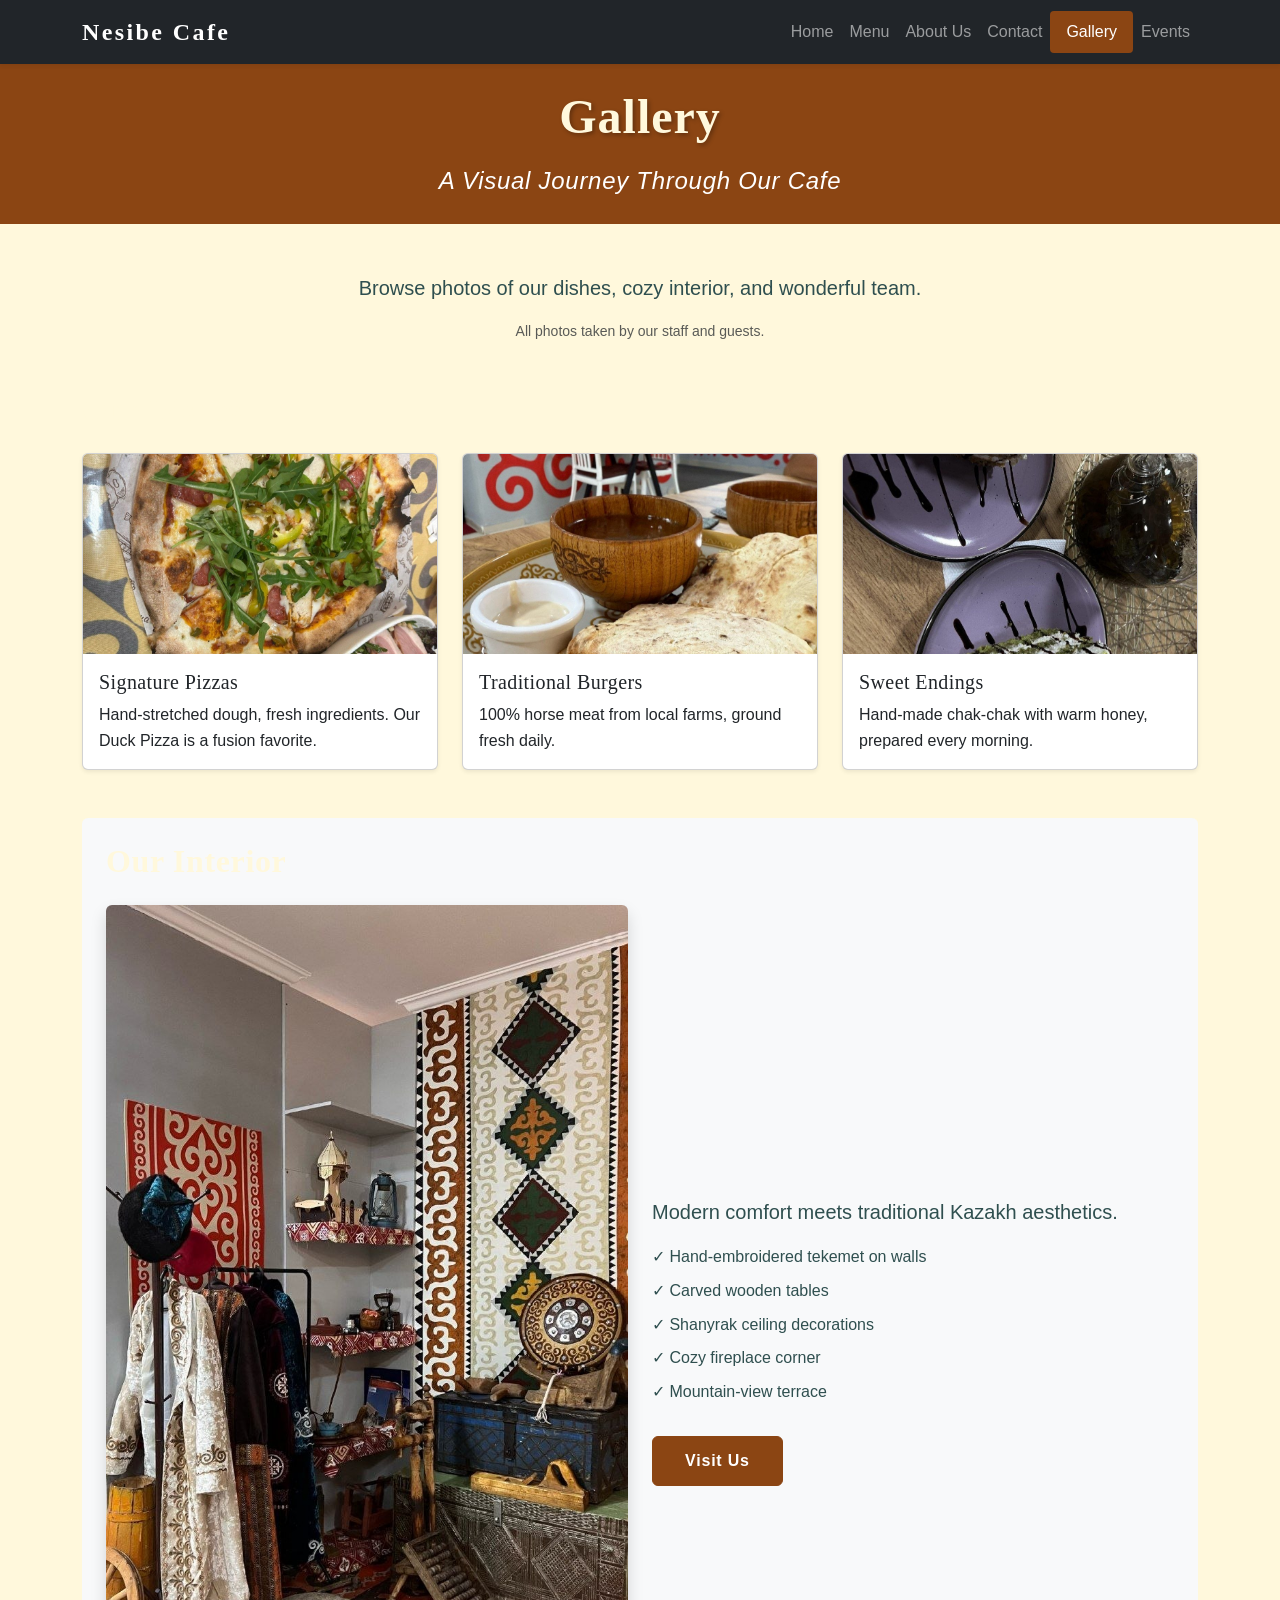
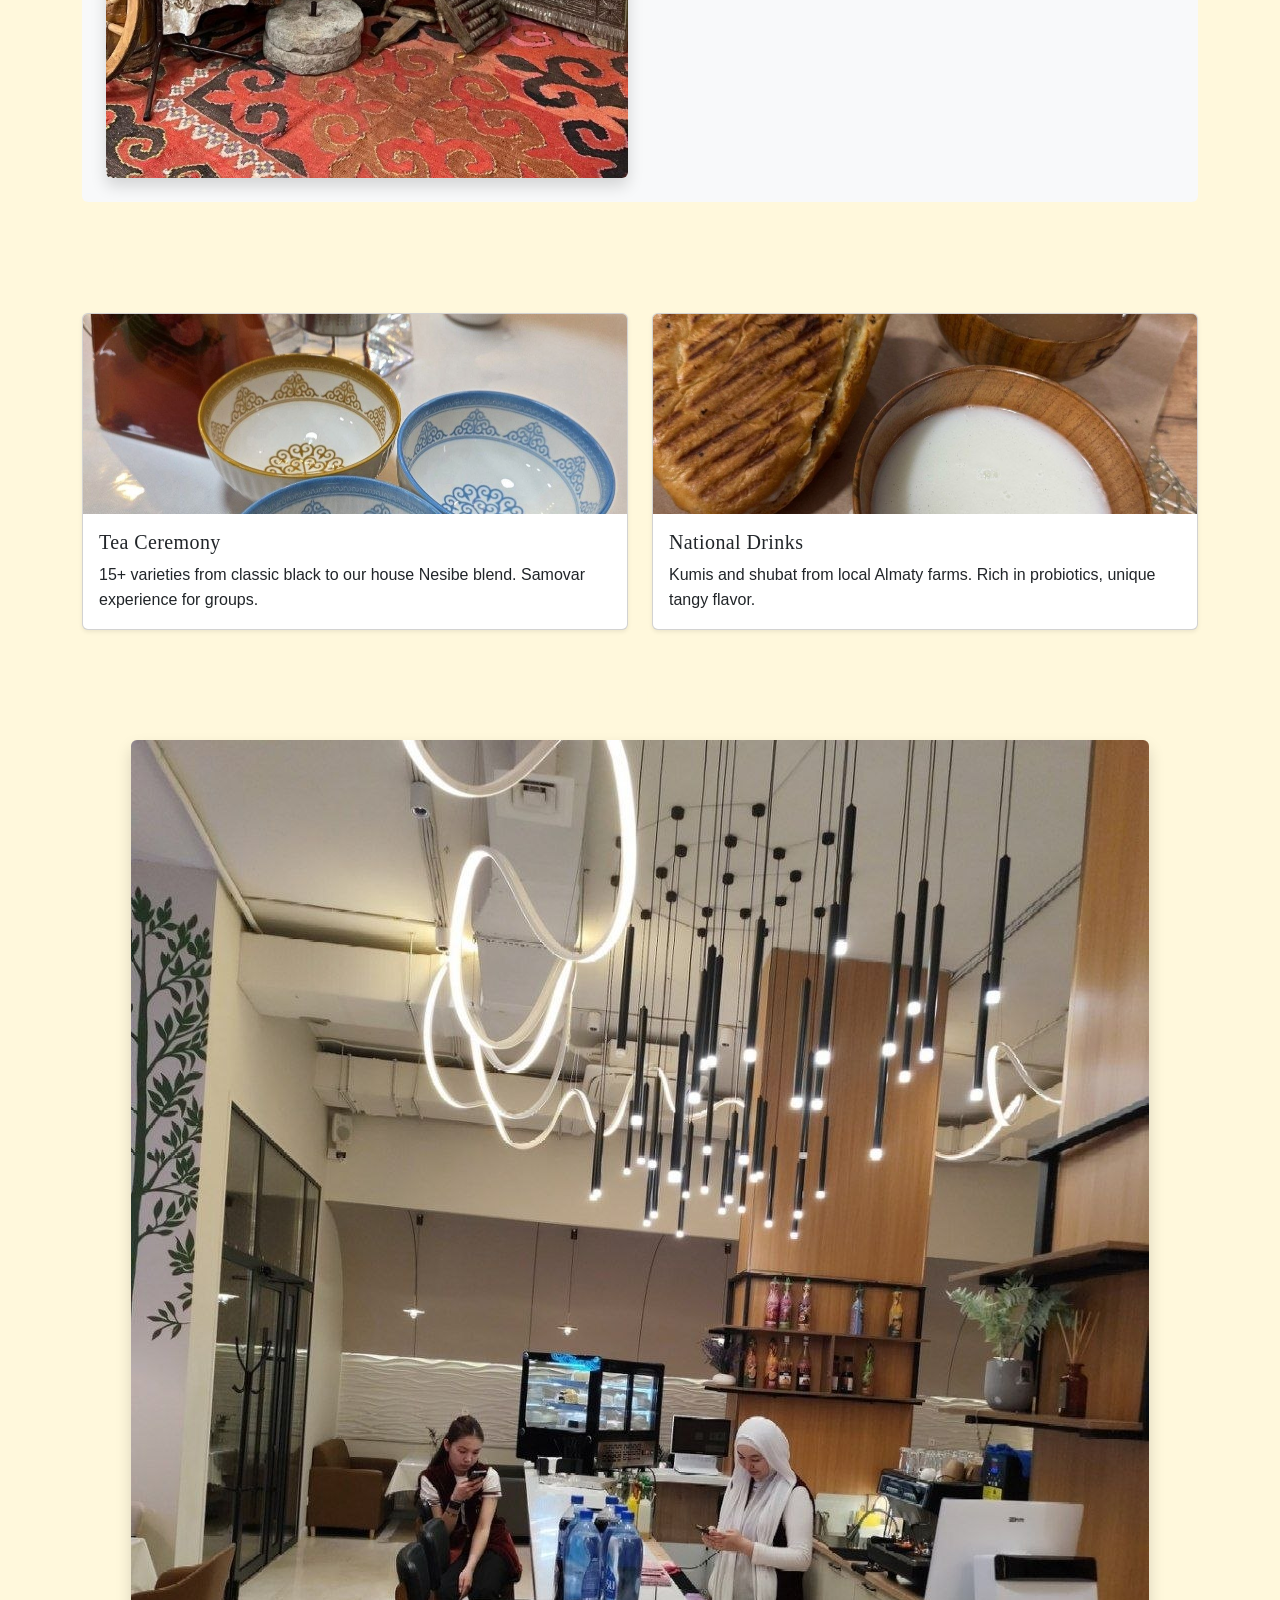
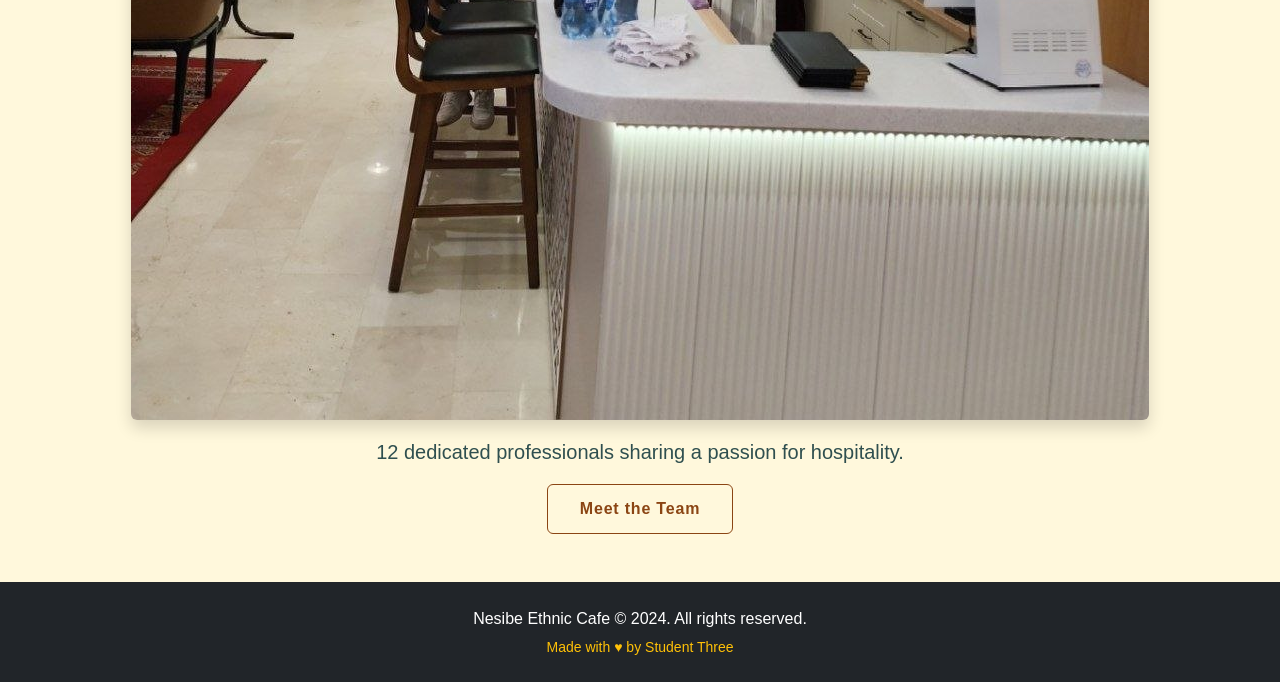
<file: gallery.html>
<!DOCTYPE html>
<html lang="en">
<head>
    <meta charset="UTF-8">
    <meta name="viewport" content="width=device-width, initial-scale=1.0">
    <meta name="description" content="Photo gallery of Nesibe Ethnic Cafe - dishes, interior, team.">
    <meta name="author" content="Student Three">
    <title>Nesibe Ethnic Cafe - Gallery</title>
    <link href="https://cdn.jsdelivr.net/npm/bootstrap@5.3.3/dist/css/bootstrap.min.css" rel="stylesheet">
    <link rel="stylesheet" href="css/base.css">
</head>
<body>

<nav class="navbar navbar-expand-lg navbar-dark bg-dark sticky-top shadow-sm">
    <div class="container">
        <a class="navbar-brand" href="index.html">Nesibe Cafe</a>
        <button class="navbar-toggler" type="button" data-bs-toggle="collapse" data-bs-target="#mainNav" aria-controls="mainNav" aria-expanded="false" aria-label="Toggle navigation">
            <span class="navbar-toggler-icon"></span>
        </button>
        <div class="collapse navbar-collapse" id="mainNav">
            <ul class="navbar-nav ms-auto mb-2 mb-lg-0">
                <li class="nav-item"><a class="nav-link" href="index.html">Home</a></li>
                <li class="nav-item"><a class="nav-link" href="menu.html">Menu</a></li>
                <li class="nav-item"><a class="nav-link" href="about.html">About Us</a></li>
                <li class="nav-item"><a class="nav-link" href="contact.html">Contact</a></li>
                <li class="nav-item"><a class="nav-link active" href="gallery.html">Gallery</a></li>
                <li class="nav-item"><a class="nav-link" href="events.html">Events</a></li>
            </ul>
        </div>
    </div>
</nav>

<header class="container-fluid bg-primary text-white py-4 text-center">
    <div class="container">
        <h1 class="display-5 fw-bold">Gallery</h1>
        <p class="lead mb-0">A Visual Journey Through Our Cafe</p>
    </div>
</header>

<main class="container my-5">

    <!-- INTRO -->
    <section class="mb-5 text-center" id="gallery-intro">
        <p class="lead">Browse photos of our dishes, cozy interior, and wonderful team.</p>
        <p class="text-muted small">All photos taken by our staff and guests.</p>
    </section>

    <!-- FOOD GALLERY: 3 breakpoints -->
    <section class="mb-5" id="food-gallery">
        <h2 class="mb-4">Our Dishes</h2>
        <div class="row g-4">
            <div class="col-12 col-md-6 col-lg-4">
                <div class="card h-100 shadow-sm" id="gallery-pizza">
                    <img src="images/pizza.jpg" class="card-img-top" alt="Margherita pizza with fresh basil">
                    <div class="card-body">
                        <h3 class="h5 card-title">Signature Pizzas</h3>
                        <p class="card-text">Hand-stretched dough, fresh ingredients. Our Duck Pizza is a fusion favorite.</p>
                    </div>
                </div>
            </div>
            <div class="col-12 col-md-6 col-lg-4">
                <div class="card h-100 shadow-sm" id="gallery-burger">
                    <img src="images/burger.jpg" class="card-img-top" alt="Horse meat burger with fresh vegetables">
                    <div class="card-body">
                        <h3 class="h5 card-title">Traditional Burgers</h3>
                        <p class="card-text">100% horse meat from local farms, ground fresh daily.</p>
                    </div>
                </div>
            </div>
            <div class="col-12 col-md-6 col-lg-4">
                <div class="card h-100 shadow-sm" id="gallery-dessert">
                    <img src="images/dessert.jpg" class="card-img-top" alt="Chak-chak dessert with honey glaze">
                    <div class="card-body">
                        <h3 class="h5 card-title">Sweet Endings</h3>
                        <p class="card-text">Hand-made chak-chak with warm honey, prepared every morning.</p>
                    </div>
                </div>
            </div>
        </div>
    </section>

    <!-- INTERIOR: Nested row -->
    <section class="mb-5 bg-light p-4 rounded" id="interior-gallery">
        <h2 class="mb-4">Our Interior</h2>
        <div class="row align-items-center">
            <div class="col-12 col-md-6 mb-3 mb-md-0">
                <img src="images/cafe-interior.jpg" class="img-fluid rounded shadow" alt="Interior with traditional Kazakh textiles and wooden furniture">
            </div>
            <div class="col-12 col-md-6">
                <p class="lead">Modern comfort meets traditional Kazakh aesthetics.</p>
                <ul class="list-unstyled">
                    <li class="mb-2">&#10003; Hand-embroidered tekemet on walls</li>
                    <li class="mb-2">&#10003; Carved wooden tables</li>
                    <li class="mb-2">&#10003; Shanyrak ceiling decorations</li>
                    <li class="mb-2">&#10003; Cozy fireplace corner</li>
                    <li>&#10003; Mountain-view terrace</li>
                </ul>
                <a href="contact.html" class="btn btn-primary mt-3">Visit Us</a>
            </div>
        </div>
    </section>

    <!-- DRINKS -->
    <section class="mb-5" id="drinks-gallery">
        <h2 class="mb-4">Our Drinks</h2>
        <div class="row g-4">
            <div class="col-12 col-md-6">
                <div class="card shadow-sm" id="gallery-tea">
                    <img src="images/tea-ceremony.jpg" class="card-img-top" alt="Tea ceremony with samovar and traditional bowls">
                    <div class="card-body">
                        <h3 class="h5 card-title">Tea Ceremony</h3>
                        <p class="card-text">15+ varieties from classic black to our house Nesibe blend. Samovar experience for groups.</p>
                    </div>
                </div>
            </div>
            <div class="col-12 col-md-6">
                <div class="card shadow-sm" id="gallery-kumis">
                    <img src="images/kumis.jpg" class="card-img-top" alt="Kumis in traditional ceramic bowl">
                    <div class="card-body">
                        <h3 class="h5 card-title">National Drinks</h3>
                        <p class="card-text">Kumis and shubat from local Almaty farms. Rich in probiotics, unique tangy flavor.</p>
                    </div>
                </div>
            </div>
        </div>
    </section>

    <!-- TEAM -->
    <section class="mb-5 text-center" id="team-gallery">
        <h2 class="mb-4">Our Team</h2>
        <img src="images/team.jpg" class="img-fluid rounded shadow mb-3" alt="Nesibe team standing together in the kitchen">
        <p class="lead">12 dedicated professionals sharing a passion for hospitality.</p>
        <a href="about.html#team-section" class="btn btn-outline-primary">Meet the Team</a>
    </section>

    <!-- Empty container for future lightbox functionality -->
    <div id="lightbox-container" class="hidden" role="dialog" aria-modal="true"></div>

</main>

<footer class="container-fluid py-4 mt-5 bg-dark text-white">
    <div class="container text-center">
        <p class="mb-1">Nesibe Ethnic Cafe &copy; 2024. All rights reserved.</p>
        <p class="small text-warning mb-0">Made with &hearts; by Student Three</p>
    </div>
</footer>

<!-- NO JavaScript bundle: JS is not allowed until after midterm freeze. -->

</body>
</html>
</file>
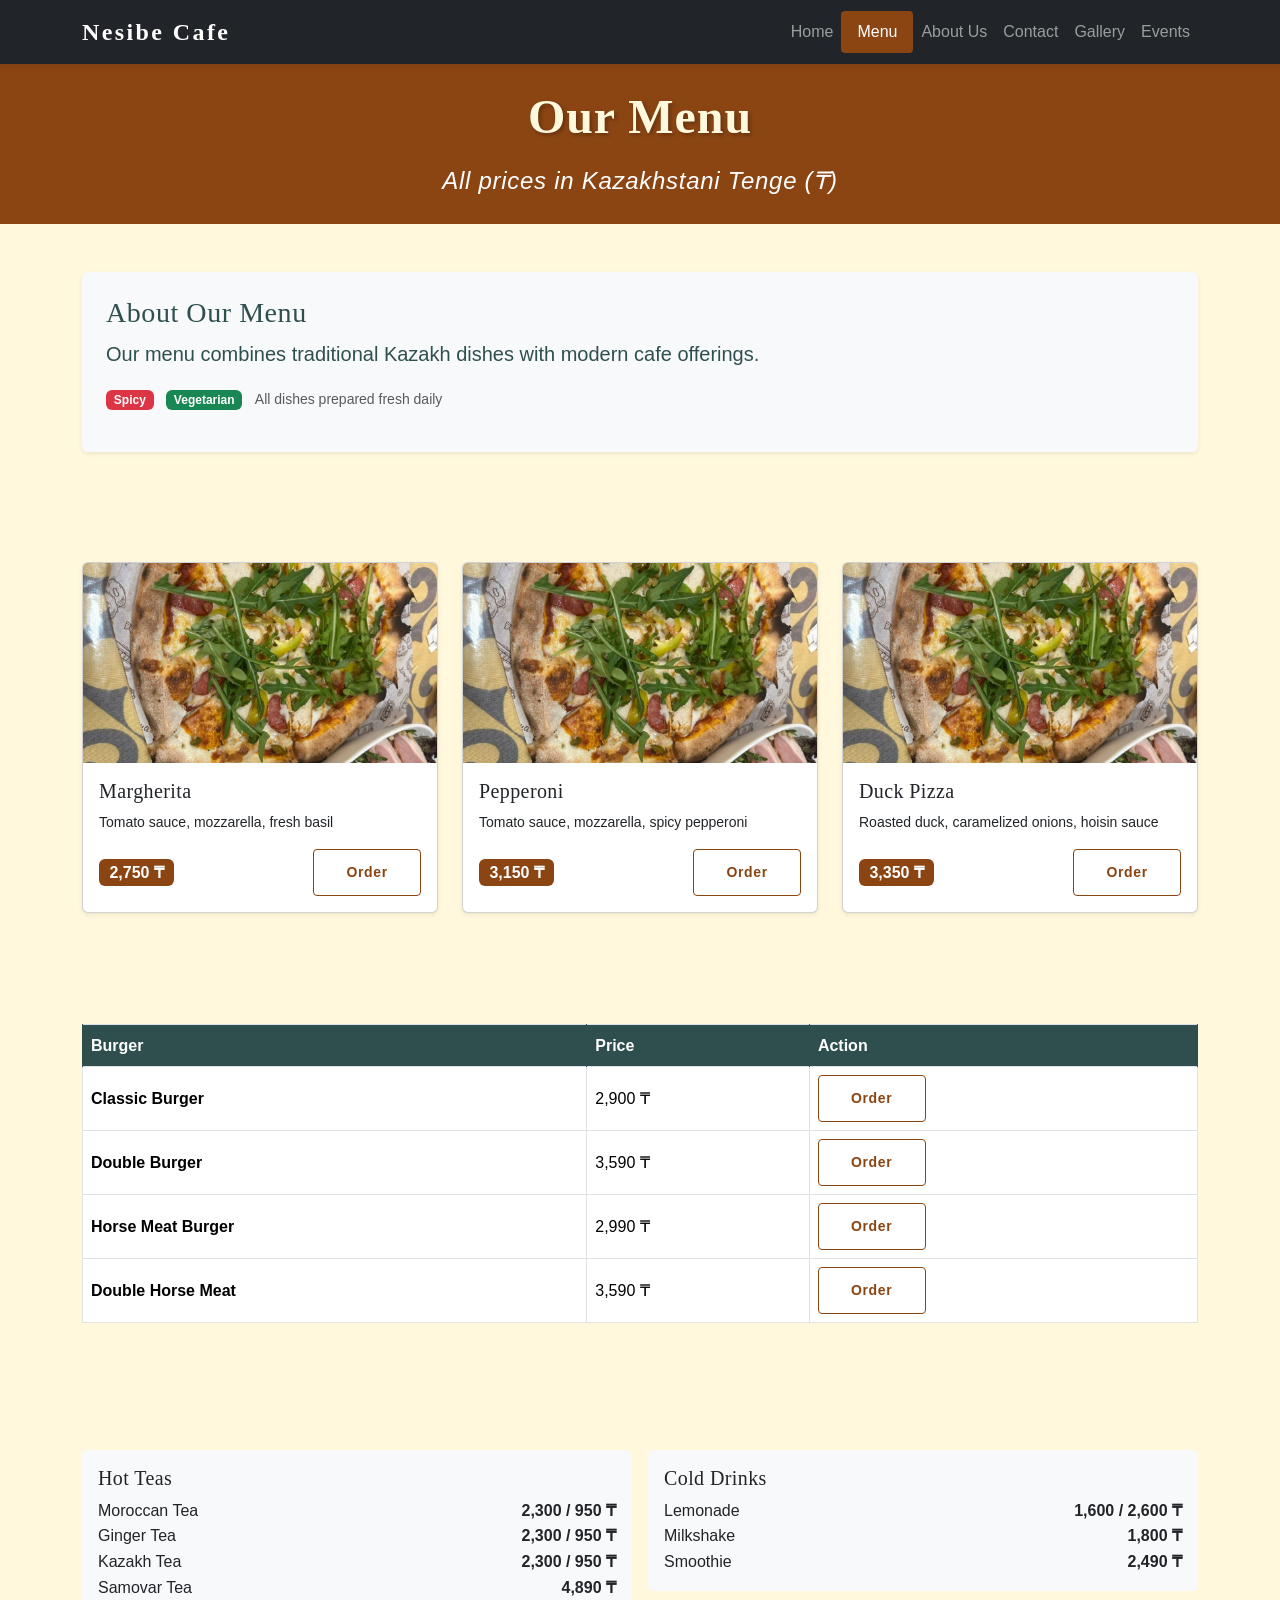
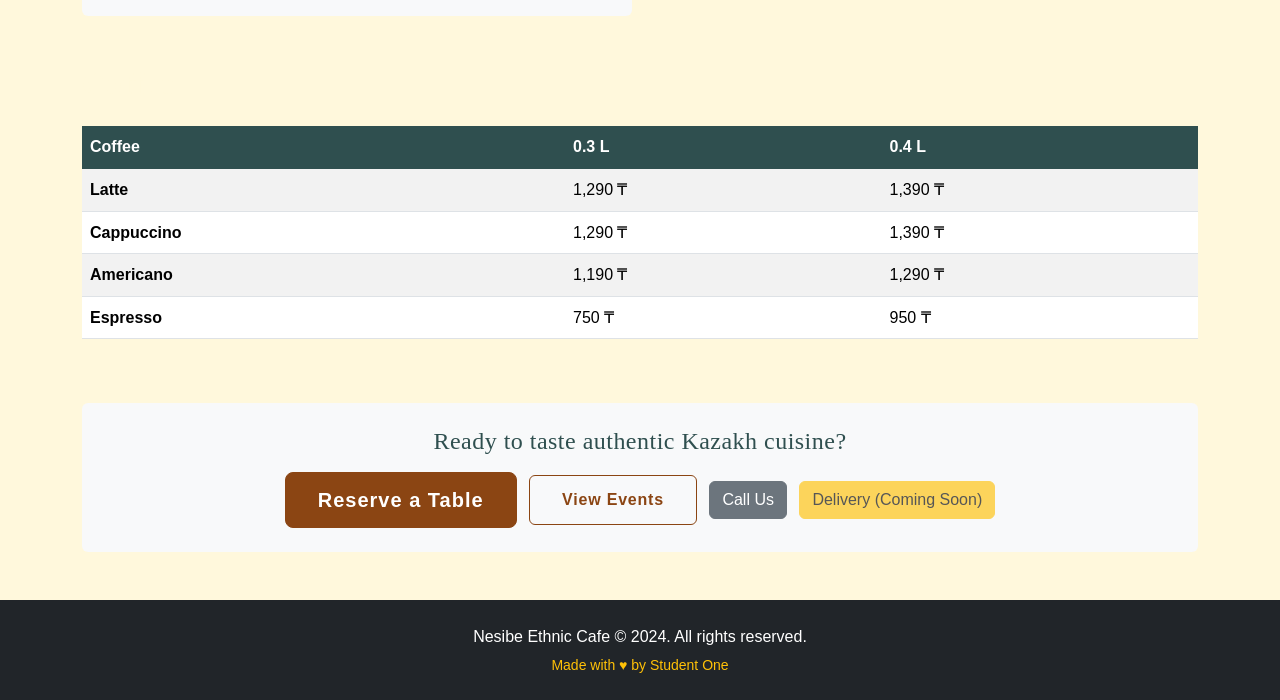
<file: menu.html>
<!DOCTYPE html>
<html lang="en">
<head>
    <meta charset="UTF-8">
    <meta name="viewport" content="width=device-width, initial-scale=1.0">
    <meta name="description" content="Full menu of Nesibe Ethnic Cafe - pizzas, burgers, traditional Kazakh dishes, teas, coffees.">
    <meta name="author" content="Student One">
    <title>Nesibe Ethnic Cafe - Menu</title>
    <link href="https://cdn.jsdelivr.net/npm/bootstrap@5.3.3/dist/css/bootstrap.min.css" rel="stylesheet">
    <link rel="stylesheet" href="css/base.css">
</head>
<body>

<nav class="navbar navbar-expand-lg navbar-dark bg-dark sticky-top shadow-sm">
    <div class="container">
        <a class="navbar-brand" href="index.html">Nesibe Cafe</a>
        <button class="navbar-toggler" type="button" data-bs-toggle="collapse" data-bs-target="#mainNav" aria-controls="mainNav" aria-expanded="false" aria-label="Toggle navigation">
            <span class="navbar-toggler-icon"></span>
        </button>
        <div class="collapse navbar-collapse" id="mainNav">
            <ul class="navbar-nav ms-auto mb-2 mb-lg-0">
                <li class="nav-item"><a class="nav-link" href="index.html">Home</a></li>
                <li class="nav-item"><a class="nav-link active" href="menu.html">Menu</a></li>
                <li class="nav-item"><a class="nav-link" href="about.html">About Us</a></li>
                <li class="nav-item"><a class="nav-link" href="contact.html">Contact</a></li>
                <li class="nav-item"><a class="nav-link" href="gallery.html">Gallery</a></li>
                <li class="nav-item"><a class="nav-link" href="events.html">Events</a></li>
            </ul>
        </div>
    </div>
</nav>

<header class="container-fluid bg-primary text-white py-4 text-center">
    <div class="container">
        <h1 class="display-5 fw-bold">Our Menu</h1>
        <p class="lead mb-0">All prices in Kazakhstani Tenge (&#8376;)</p>
    </div>
</header>

<main class="container my-5">

    <!-- MENU INTRO with Badge component -->
    <!-- Bootstrap Badge component adapted: changed colors to brand colors and added menu categories -->
    <section class="mb-5 p-4 bg-light rounded shadow-sm" id="menu-intro">
        <h2 class="h3">About Our Menu</h2>
        <p class="lead">Our menu combines traditional Kazakh dishes with modern cafe offerings.</p>
        <p>
            <span class="badge bg-danger me-2">Spicy</span>
            <span class="badge bg-success me-2">Vegetarian</span>
            <span class="text-muted small">All dishes prepared fresh daily</span>
        </p>
    </section>

    <!-- PIZZAS: 3 breakpoints -->
    <section class="mb-5" id="pizza-section">
        <h2 class="mb-4">Pizza (30 cm)</h2>
        <div class="row g-4">
            <div class="col-12 col-md-6 col-lg-4">
                <div class="card h-100 shadow-sm" id="dish-margherita">
                    <img src="images/pizza.jpg" class="card-img-top" alt="Margherita pizza with fresh basil">
                    <div class="card-body d-flex flex-column">
                        <h3 class="h5 card-title">Margherita</h3>
                        <p class="card-text small flex-grow-1">Tomato sauce, mozzarella, fresh basil</p>
                        <div class="d-flex justify-content-between align-items-center mt-auto">
                            <span class="badge bg-primary fs-6">2,750 &#8376;</span>
                            <a href="contact.html#booking-form" class="btn btn-sm btn-outline-primary">Order</a>
                        </div>
                    </div>
                </div>
            </div>
            <div class="col-12 col-md-6 col-lg-4">
                <div class="card h-100 shadow-sm" id="dish-pepperoni">
                    <img src="images/pizza.jpg" class="card-img-top" alt="Pepperoni pizza">
                    <div class="card-body d-flex flex-column">
                        <h3 class="h5 card-title">Pepperoni</h3>
                        <p class="card-text small flex-grow-1">Tomato sauce, mozzarella, spicy pepperoni</p>
                        <div class="d-flex justify-content-between align-items-center mt-auto">
                            <span class="badge bg-primary fs-6">3,150 &#8376;</span>
                            <a href="contact.html#booking-form" class="btn btn-sm btn-outline-primary">Order</a>
                        </div>
                    </div>
                </div>
            </div>
            <div class="col-12 col-md-6 col-lg-4 mx-md-auto">
                <div class="card h-100 shadow-sm" id="dish-duck">
                    <img src="images/pizza.jpg" class="card-img-top" alt="Duck pizza with caramelized onions">
                    <div class="card-body d-flex flex-column">
                        <h3 class="h5 card-title">Duck Pizza</h3>
                        <p class="card-text small flex-grow-1">Roasted duck, caramelized onions, hoisin sauce</p>
                        <div class="d-flex justify-content-between align-items-center mt-auto">
                            <span class="badge bg-primary fs-6">3,350 &#8376;</span>
                            <a href="contact.html#booking-form" class="btn btn-sm btn-outline-primary">Order</a>
                        </div>
                    </div>
                </div>
            </div>
        </div>
    </section>

    <!-- BURGERS TABLE -->
    <section class="mb-5" id="burger-section">
        <h2 class="mb-4">Burgers</h2>
        <div class="table-responsive">
            <table class="table table-bordered align-middle">
                <thead>
                <tr><th scope="col">Burger</th><th scope="col">Price</th><th scope="col">Action</th></tr>
                </thead>
                <tbody>
                <tr><th scope="row">Classic Burger</th><td>2,900 &#8376;</td><td><a href="contact.html#booking-form" class="btn btn-sm btn-outline-primary">Order</a></td></tr>
                <tr><th scope="row">Double Burger</th><td>3,590 &#8376;</td><td><a href="contact.html#booking-form" class="btn btn-sm btn-outline-primary">Order</a></td></tr>
                <tr><th scope="row">Horse Meat Burger</th><td>2,990 &#8376;</td><td><a href="contact.html#booking-form" class="btn btn-sm btn-outline-primary">Order</a></td></tr>
                <tr><th scope="row">Double Horse Meat</th><td>3,590 &#8376;</td><td><a href="contact.html#booking-form" class="btn btn-sm btn-outline-primary">Order</a></td></tr>
                </tbody>
            </table>
        </div>
    </section>

    <!-- TEAS: Nested row inside column -->
    <section class="mb-5" id="tea-section">
        <h2 class="mb-4">Tea Selection</h2>
        <div class="row g-3">
            <div class="col-12 col-md-6">
                <div class="card bg-light border-0 p-3">
                    <h3 class="h5">Hot Teas</h3>
                    <ul class="list-unstyled mb-0">
                        <li class="d-flex justify-content-between"><span>Moroccan Tea</span><span class="fw-bold">2,300 / 950 &#8376;</span></li>
                        <li class="d-flex justify-content-between"><span>Ginger Tea</span><span class="fw-bold">2,300 / 950 &#8376;</span></li>
                        <li class="d-flex justify-content-between"><span>Kazakh Tea</span><span class="fw-bold">2,300 / 950 &#8376;</span></li>
                        <li class="d-flex justify-content-between"><span>Samovar Tea</span><span class="fw-bold">4,890 &#8376;</span></li>
                    </ul>
                </div>
            </div>
            <div class="col-12 col-md-6">
                <div class="card bg-light border-0 p-3">
                    <h3 class="h5">Cold Drinks</h3>
                    <ul class="list-unstyled mb-0">
                        <li class="d-flex justify-content-between"><span>Lemonade</span><span class="fw-bold">1,600 / 2,600 &#8376;</span></li>
                        <li class="d-flex justify-content-between"><span>Milkshake</span><span class="fw-bold">1,800 &#8376;</span></li>
                        <li class="d-flex justify-content-between"><span>Smoothie</span><span class="fw-bold">2,490 &#8376;</span></li>
                    </ul>
                </div>
            </div>
        </div>
    </section>

    <!-- COFFEE TABLE -->
    <section class="mb-5" id="coffee-section">
        <h2 class="mb-4">Coffee</h2>
        <div class="table-responsive">
            <table class="table table-striped">
                <thead>
                <tr><th scope="col">Coffee</th><th scope="col">0.3 L</th><th scope="col">0.4 L</th></tr>
                </thead>
                <tbody>
                <tr><th scope="row">Latte</th><td>1,290 &#8376;</td><td>1,390 &#8376;</td></tr>
                <tr><th scope="row">Cappuccino</th><td>1,290 &#8376;</td><td>1,390 &#8376;</td></tr>
                <tr><th scope="row">Americano</th><td>1,190 &#8376;</td><td>1,290 &#8376;</td></tr>
                <tr><th scope="row">Espresso</th><td>750 &#8376;</td><td>950 &#8376;</td></tr>
                </tbody>
            </table>
        </div>
    </section>

    <!-- CTA with 4 button variants -->
    <section class="text-center mb-5 p-4 bg-light rounded" id="menu-cta">
        <h3 class="h4 mb-3">Ready to taste authentic Kazakh cuisine?</h3>
        <!-- Button 1: Primary large -->
        <a href="contact.html#booking-form" class="btn btn-primary btn-lg me-2">Reserve a Table</a>
        <!-- Button 2: Outline -->
        <a href="events.html" class="btn btn-outline-primary me-2">View Events</a>
        <!-- Button 3: Secondary -->
        <a href="tel:+77271234567" class="btn btn-secondary me-2">Call Us</a>
        <!-- Button 4: Disabled state -->
        <button class="btn btn-warning" disabled>Delivery (Coming Soon)</button>
    </section>

    <!-- Empty container for future JS order summary -->
    <div id="order-summary" class="hidden" role="status" aria-live="polite"></div>

</main>

<footer class="container-fluid py-4 mt-5 bg-dark text-white">
    <div class="container text-center">
        <p class="mb-1">Nesibe Ethnic Cafe &copy; 2024. All rights reserved.</p>
        <p class="small text-warning mb-0">Made with &hearts; by Student One</p>
    </div>
</footer>

<!-- NO JavaScript bundle: JS is not allowed until after midterm freeze. -->

</body>
</html>
</file>
<file: css/base.css>
/* =====================================================
   NESIBE CAFE - Bootstrap Correction Layer
   Layout by Bootstrap 5.3.3. This file: brand colors,
   fonts, and state classes for future JS.
   ===================================================== */

/* 1. BRAND VARIABLES */
:root {
    --bs-primary: #8B4513;
    --bs-primary-rgb: 139, 69, 19;
    --bs-secondary: #D2691E;
    --bs-secondary-rgb: 210, 105, 30;
    --bs-light: #FFF8DC;
    --bs-dark: #2F4F4F;
}
/* Active nav link styling — shows which page the user is on */
.navbar-nav .nav-link.active {
    background-color: var(--bs-primary);
    color: white !important;
    border-radius: 0.25rem;
    padding: 0.5rem 1rem;
}

.navbar-nav .nav-link:hover:not(.active) {
    color: #F5DEB3 !important;
}

/* 2. BASE TYPOGRAPHY — Elegant font stack */
body {
    background-color: var(--bs-light);
    color: var(--bs-dark);
    font-family: 'Segoe UI', Tahoma, Geneva, Verdana, sans-serif;
    font-size: 16px;
    line-height: 1.6;
}

/* Headings: elegant serif font, larger sizes */
h1, h2, h3, h4, h5, h6,
.display-1, .display-2, .display-3,
.display-4, .display-5, .display-6 {
    font-family: 'Georgia', 'Times New Roman', Times, serif;
    color: var(--bs-light);
    font-weight: 700;
    letter-spacing: 0.02em;
}

/* Hero header styling — large, elegant text */
header h1 {
    font-size: 3.5rem;
    font-weight: 700;
    letter-spacing: 0.05em;
    text-shadow: 2px 2px 4px rgba(0, 0, 0, 0.3);
    margin-bottom: 1rem;
}

header .lead {
    font-size: 1.5rem;
    font-weight: 300;
    letter-spacing: 0.03em;
    font-style: italic;
}

/* 3. COMPONENT OVERRIDES */
.btn-primary {
    background-color: var(--bs-primary);
    border-color: var(--bs-primary);
    font-weight: 600;
    letter-spacing: 0.05em;
    padding: 0.75rem 2rem;
    transition: all 0.3s ease;
}
.btn-primary:hover, .btn-primary:focus {
    background-color: var(--bs-secondary);
    border-color: var(--bs-secondary);
    transform: translateY(-2px);
    box-shadow: 0 4px 8px rgba(0, 0, 0, 0.2);
}

.btn-outline-primary {
    color: var(--bs-primary);
    border-color: var(--bs-primary);
    font-weight: 600;
    letter-spacing: 0.05em;
    padding: 0.75rem 2rem;
    transition: all 0.3s ease;
}
.btn-outline-primary:hover {
    background-color: var(--bs-primary);
    color: white;
    transform: translateY(-2px);
    box-shadow: 0 4px 8px rgba(0, 0, 0, 0.2);
}

/* Hero buttons — larger, more prominent */
header .btn-lg {
    padding: 1rem 2.5rem;
    font-size: 1.2rem;
    font-weight: 600;
    letter-spacing: 0.08em;
    text-transform: uppercase;
}

.table thead th {
    background-color: var(--bs-dark);
    color: white;
    border-color: var(--bs-dark);
}

.form-control:focus, .form-select:focus {
    border-color: var(--bs-secondary);
    box-shadow: 0 0 0 0.25rem rgba(210, 105, 30, 0.25);
}

footer a {
    color: #F5DEB3;
    text-decoration: none;
}
footer a:hover {
    color: white;
    text-decoration: underline;
}

.card-img-top {
    height: 200px;
    object-fit: cover;
}

/* 4. NAVBAR STYLING — No logo, just elegant text */
.navbar-brand {
    font-family: 'Georgia', serif;
    font-size: 1.5rem;
    font-weight: 700;
    letter-spacing: 0.1em;
    color: white !important;
}

.navbar-brand:hover {
    color: #F5DEB3 !important;
}

/* 5. STATIC TESTIMONIAL/FAQ BLOCKS */
.static-faq-item {
    background-color: white;
    border: 1px solid #dee2e6;
    border-radius: 0.375rem;
    margin-bottom: 0.5rem;
    padding: 1rem;
}

.static-faq-item h3 {
    font-size: 1.1rem;
    margin-bottom: 0.5rem;
    color: var(--bs-primary);
}

.static-faq-item p {
    margin-bottom: 0;
    color: var(--bs-dark);
}

/* 6. STATE CLASSES FOR JAVASCRIPT */
.hidden { display: none !important; }
.visible { display: block; }

.active {
    background-color: var(--bs-primary);
    color: white;
}

.selected {
    border: 2px solid var(--bs-primary);
    box-shadow: 0 0 0 3px rgba(139, 69, 19, 0.2);
}

.error {
    border-color: #dc3545 !important;
    background-color: #fff5f5;
}

.success {
    border-color: #198754 !important;
    background-color: #f0fff4;
}

/* Empty containers where JS will show results later */
#form-result,
#event-result,
#feedback-result,
#error-message,
#success-message,
#order-summary,
#booking-confirmation,
#lightbox-container {
    margin-top: 1rem;
    padding: 1rem;
    border-radius: 0.375rem;
}

#form-result.show,
#event-result.show,
#feedback-result.show {
    display: block;
}

#form-result.success,
#event-result.success,
#feedback-result.success {
    background-color: #d1e7dd;
    color: #0f5132;
    border: 1px solid #badbcc;
}

#form-result.error,
#event-result.error,
#feedback-result.error {
    background-color: #f8d7da;
    color: #842029;
    border: 1px solid #f5c2c7;
}
</file>
